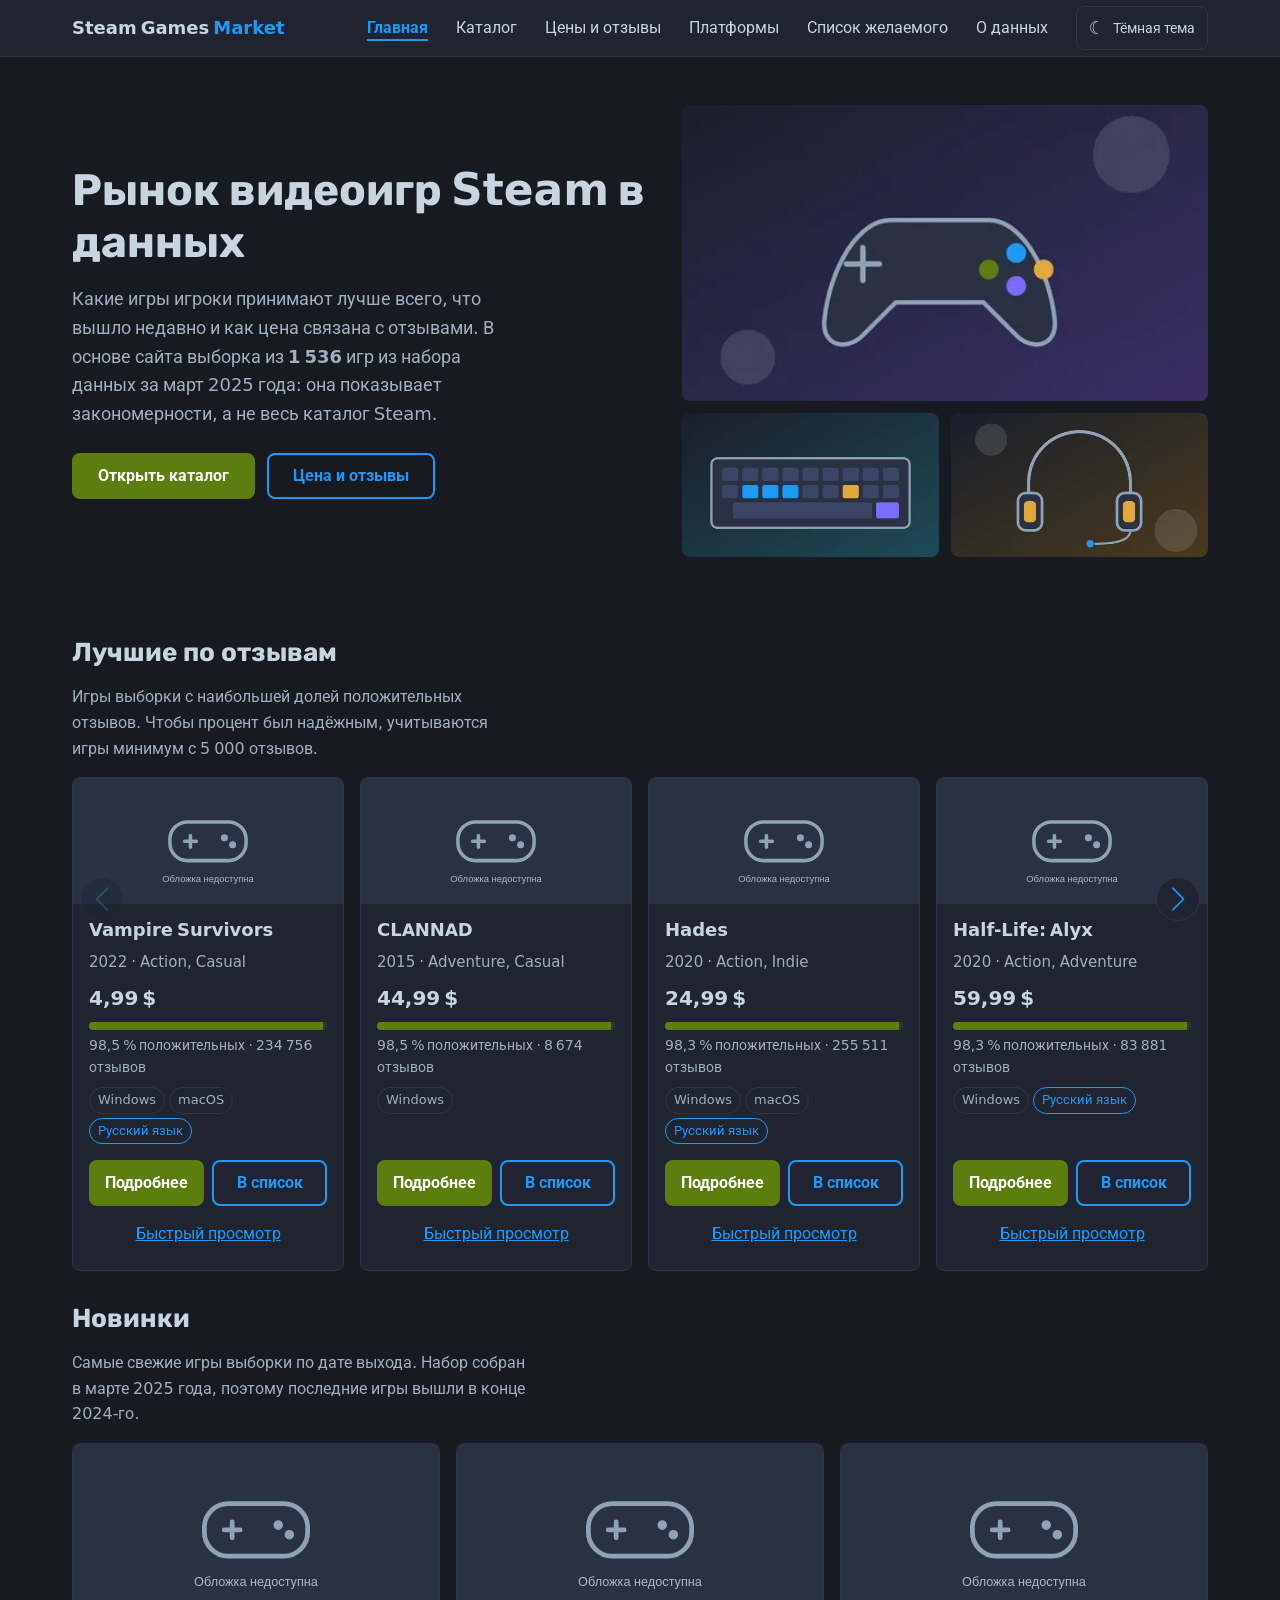
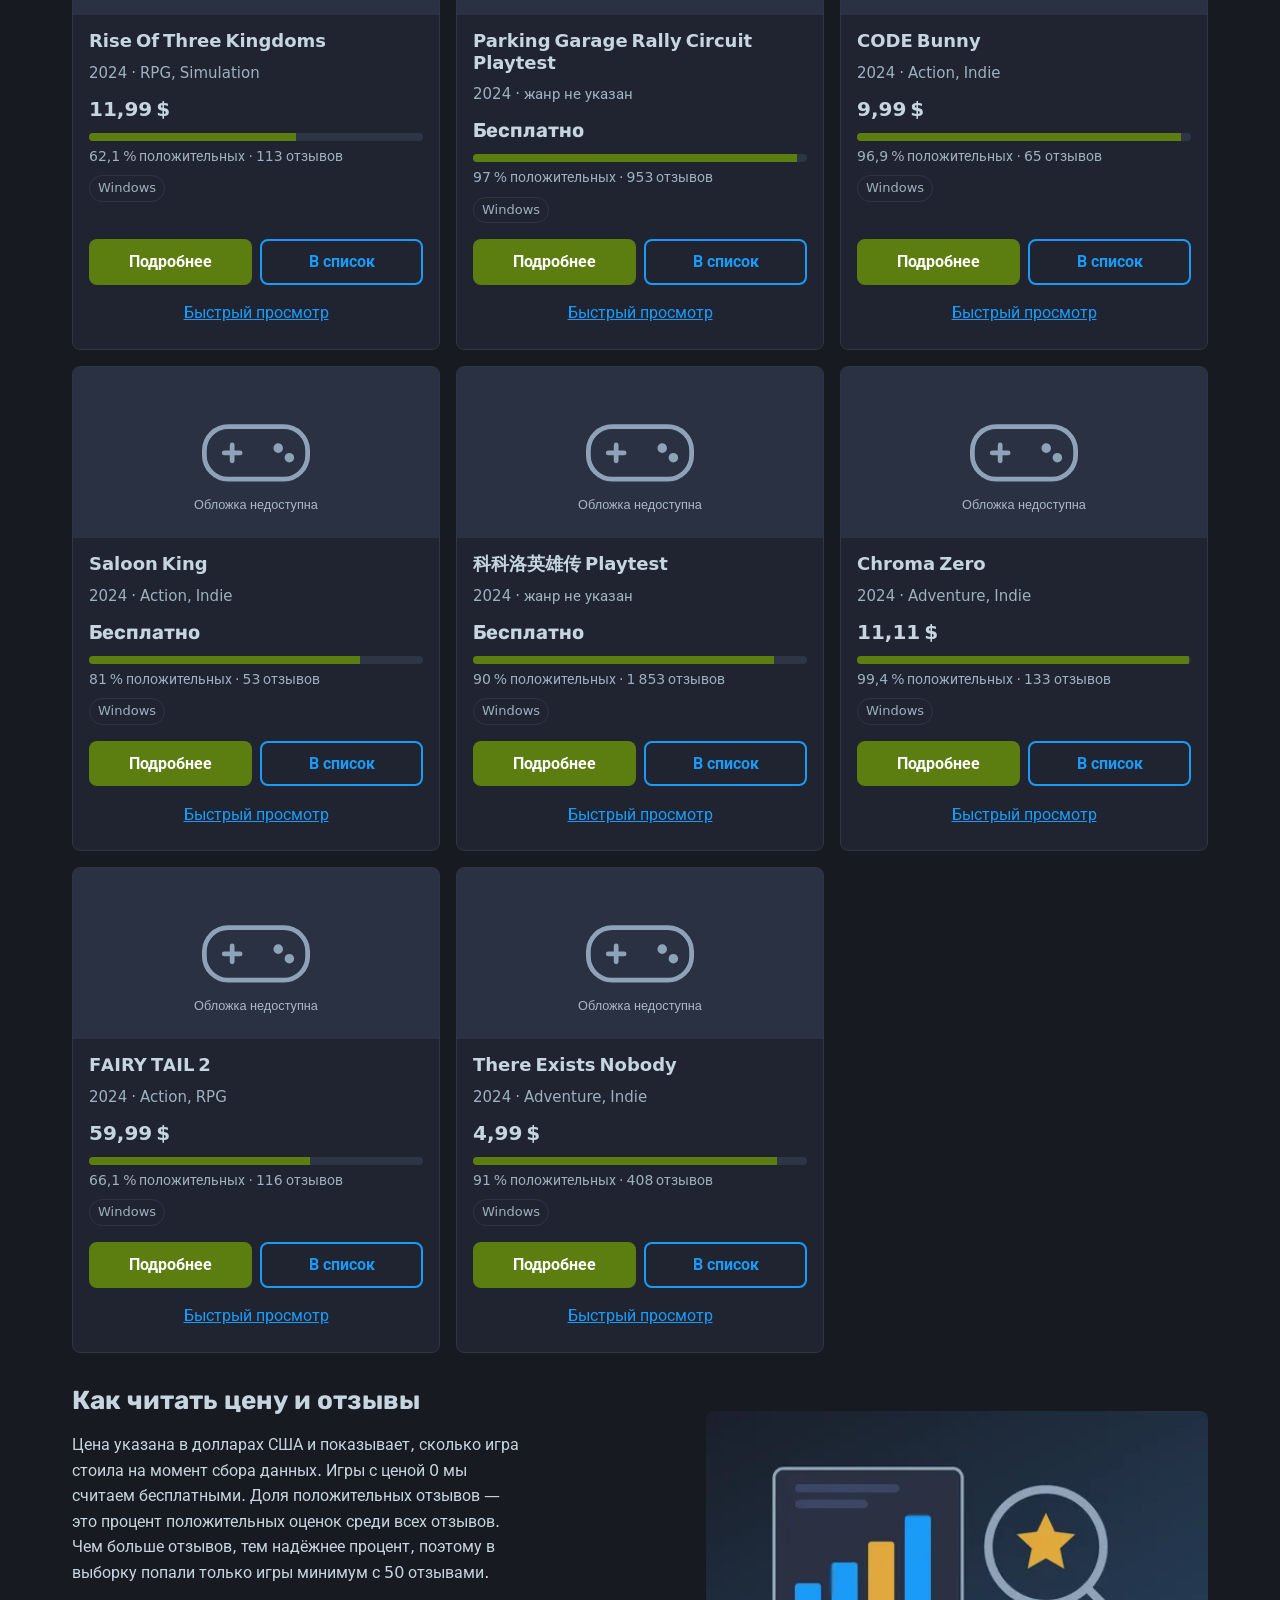
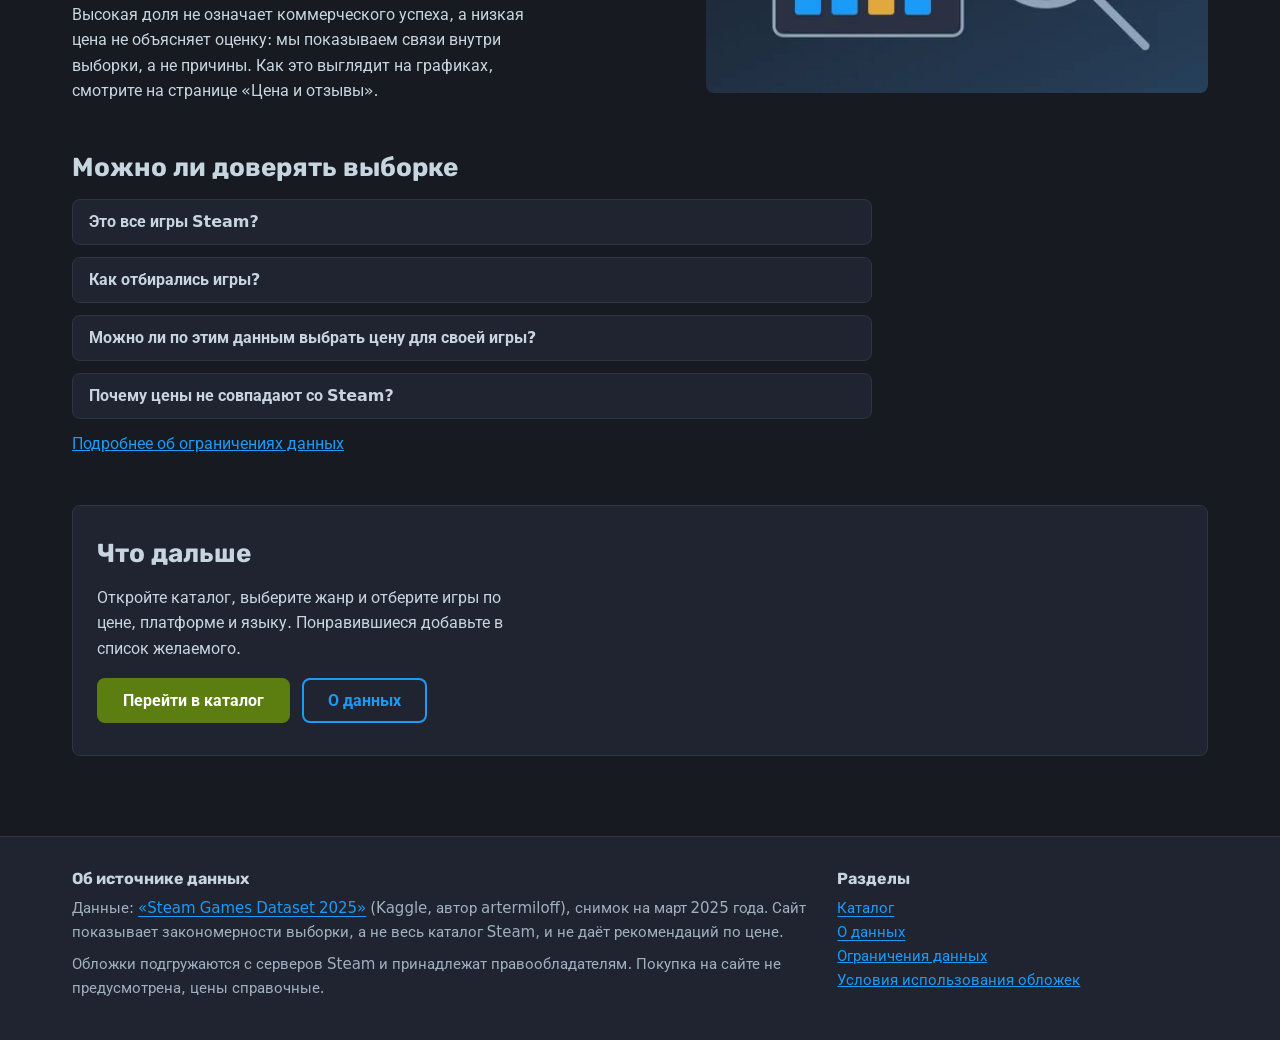
<file: index.html>
<!doctype html>
<html lang="ru" data-theme="dark">
<head>
  <meta charset="utf-8">
  <meta name="viewport" content="width=device-width, initial-scale=1">
  <title>Steam Games Market — рынок видеоигр по выборке данных</title>
  <meta name="description" content="Подборка игр с лучшими отзывами, новинки по дате выхода и объяснение, как читать цену и отзывы. Все цифры относятся к выборке из набора данных за март 2025 года.">
  <script>
    /* тема до отрисовки: без мигания */
    try { var t = localStorage.getItem("theme"); document.documentElement.dataset.theme = t === "light" ? "light" : "dark"; } catch (e) {}
  </script>
  <link rel="stylesheet" href="https://cdn.jsdelivr.net/npm/swiper@11.1.14/swiper-bundle.min.css">
  <link rel="icon" href="images/favicon.svg" type="image/svg+xml">
  <link rel="stylesheet" href="css/style.css">
  <script defer src="https://cdn.jsdelivr.net/npm/swiper@11.1.14/swiper-bundle.min.js"></script>
  <script type="module" src="js/main.js"></script>
</head>
<body>
  <a class="skip-link" href="#main">Перейти к содержимому</a>

  <header class="header">
    <div class="container header__inner">
      <a class="header__logo" href="index.html">Steam&nbsp;Games&nbsp;<span>Market</span></a>
      <button class="theme-toggle" type="button" data-theme-toggle aria-pressed="false">
        <span class="theme-toggle__icon" aria-hidden="true">☾</span>
        <span class="theme-toggle__label">Тёмная тема</span>
      </button>
      <button class="header__burger" type="button" data-burger aria-expanded="false" aria-controls="site-nav" aria-label="Открыть меню">
        <span class="header__burger-line"></span>
      </button>
      <nav class="header__nav" id="site-nav" aria-label="Основная навигация">
        <ul class="header__list">
          <li><a class="header__link" href="index.html" aria-current="page">Главная</a></li>
          <li><a class="header__link" href="catalog.html">Каталог</a></li>
          <li><a class="header__link" href="prices.html">Цены и отзывы</a></li>
          <li><a class="header__link" href="platforms.html">Платформы</a></li>
          <li><a class="header__link" href="wishlist.html">Список желаемого</a></li>
          <li><a class="header__link" href="about.html">О данных</a></li>
        </ul>
      </nav>
    </div>
  </header>

  <main id="main" data-home>
    <section class="hero container" aria-labelledby="home-title">
      <div class="hero__text">
        <h1 class="hero__title" id="home-title">Рынок видеоигр Steam в данных</h1>
        <p class="hero__lead">Какие игры игроки принимают лучше всего, что вышло недавно и как цена связана с отзывами. В основе сайта выборка из <strong data-total>…</strong> игр из набора данных за март 2025 года: она показывает закономерности, а не весь каталог Steam.</p>
        <div class="cta__actions">
          <a class="button" href="catalog.html">Открыть каталог</a>
          <a class="button button--outline" href="prices.html">Цена и отзывы</a>
        </div>
      </div>
      <div class="hero__collage">
        <img class="illustration hero__pic hero__pic--main" src="images/illustration-hero1-960.webp" srcset="images/illustration-hero1-480.webp 480w, images/illustration-hero1-960.webp 960w" sizes="(min-width: 1024px) 380px, 100vw" width="960" height="540" alt="Иллюстрация: геймпад с цветными кнопками">
        <img class="illustration hero__pic hero__pic--a" src="images/illustration-hero2-960.webp" srcset="images/illustration-hero2-480.webp 480w, images/illustration-hero2-960.webp 960w" sizes="(min-width: 1024px) 200px, 50vw" width="960" height="540" alt="Иллюстрация: игровая клавиатура с подсвеченными клавишами" loading="lazy">
        <img class="illustration hero__pic hero__pic--b" src="images/illustration-hero3-960.webp" srcset="images/illustration-hero3-480.webp 480w, images/illustration-hero3-960.webp 960w" sizes="(min-width: 1024px) 200px, 50vw" width="960" height="540" alt="Иллюстрация: игровая гарнитура" loading="lazy">
      </div>
    </section>

    <div class="container">
      <div class="state" data-status hidden></div>
      <p class="visually-hidden" role="status" data-live></p>
    </div>

    <section class="container game-block" aria-labelledby="best-title">
      <h2 id="best-title">Лучшие по отзывам</h2>
      <p class="text__lead">Игры выборки с наибольшей долей положительных отзывов. Чтобы процент был надёжным, учитываются игры минимум с 5 000 отзывов.</p>
      <div class="slider" data-slider>
        <ul class="slider__track" data-best></ul>
        <button class="swiper-button-prev" type="button" aria-label="Предыдущие игры"></button>
        <button class="swiper-button-next" type="button" aria-label="Следующие игры"></button>
      </div>
    </section>

    <section class="container game-block" aria-labelledby="new-title">
      <h2 id="new-title">Новинки</h2>
      <p class="text__lead">Самые свежие игры выборки по дате выхода. Набор собран в марте 2025 года, поэтому последние игры вышли в конце 2024-го.</p>
      <ul class="catalog__grid" data-new></ul>
    </section>

    <section class="container game-block split" aria-labelledby="read-title">
      <div class="text">
        <h2 id="read-title">Как читать цену и отзывы</h2>
        <p>Цена указана в долларах США и показывает, сколько игра стоила на момент сбора данных. Игры с ценой 0 мы считаем бесплатными. Доля положительных отзывов — это процент положительных оценок среди всех отзывов. Чем больше отзывов, тем надёжнее процент, поэтому в выборку попали только игры минимум с 50 отзывами.</p>
        <p>Высокая доля не означает коммерческого успеха, а низкая цена не объясняет оценку: мы показываем связи внутри выборки, а не причины. Как это выглядит на графиках, смотрите на странице «Цена и отзывы».</p>
      </div>
      <img class="illustration" src="images/illustration-reading-960.webp" srcset="images/illustration-reading-480.webp 480w, images/illustration-reading-960.webp 960w" sizes="(min-width: 1024px) 400px, 100vw" width="960" height="540" alt="Иллюстрация: лупа, звезда и столбчатая диаграмма" loading="lazy">
    </section>

    <section class="container game-block" aria-labelledby="faq-title">
      <h2 id="faq-title">Можно ли доверять выборке</h2>
      <div class="faq">
        <details class="faq__item">
          <summary class="faq__question">Это все игры Steam?</summary>
          <p class="faq__answer">Нет. Набор данных за март 2025 года содержит почти 95 тысяч записей, а на сайте показана выборка примерно из полутора тысяч игр. Она описывает закономерности внутри себя и не заменяет полный каталог магазина.</p>
        </details>
        <details class="faq__item">
          <summary class="faq__question">Как отбирались игры?</summary>
          <p class="faq__answer">Мы оставили игры минимум с 50 отзывами, убрали игры 18+ и игры с тегами для взрослых и взяли их примерно поровну по годам выхода с 2009 по 2024 и по ценовым диапазонам. Поэтому в выборке много малоизвестных игр, а не только самые популярные.</p>
        </details>
        <details class="faq__item">
          <summary class="faq__question">Можно ли по этим данным выбрать цену для своей игры?</summary>
          <p class="faq__answer">Нет. Сайт показывает, как цена и отзывы связаны в выборке, но связь не означает причину, и конкретную цену он не рекомендует.</p>
        </details>
        <details class="faq__item">
          <summary class="faq__question">Почему цены не совпадают со Steam?</summary>
          <p class="faq__answer">Данные собраны в марте 2025 года, а цены и скидки в Steam меняются и зависят от региона. Цифры на сайте справочные, купить игру здесь нельзя.</p>
        </details>
        <p><button class="tip__button" type="button" data-modal="limits">Подробнее об ограничениях данных</button></p>
      </div>
    </section>

    <section class="container">
      <div class="cta">
        <h2>Что дальше</h2>
        <p class="cta__text">Откройте каталог, выберите жанр и отберите игры по цене, платформе и языку. Понравившиеся добавьте в список желаемого.</p>
        <div class="cta__actions">
          <a class="button" href="catalog.html">Перейти в каталог</a>
          <a class="button button--outline" href="about.html">О данных</a>
        </div>
      </div>
    </section>
  </main>

  <footer class="footer">
    <div class="container footer__inner">
      <div>
        <h2 class="footer__title">Об источнике данных</h2>
        <p class="footer__text">Данные: <a class="footer__link" href="https://www.kaggle.com/datasets/artermiloff/steam-games-dataset" rel="noopener">«Steam Games Dataset 2025»</a> (Kaggle, автор artermiloff), снимок на март 2025 года. Сайт показывает закономерности выборки, а не весь каталог Steam, и не даёт рекомендаций по цене.</p>
        <p class="footer__text">Обложки подгружаются с серверов Steam и принадлежат правообладателям. Покупка на сайте не предусмотрена, цены справочные.</p>
      </div>
      <div>
        <h2 class="footer__title">Разделы</h2>
        <ul class="footer__list">
          <li><a class="footer__link" href="catalog.html">Каталог</a></li>
          <li><a class="footer__link" href="about.html">О данных</a></li>
          <li><button class="footer__link footer__button" type="button" data-modal="limits">Ограничения данных</button></li>
          <li><button class="footer__link footer__button" type="button" data-modal="covers">Условия использования обложек</button></li>
        </ul>
      </div>
    </div>
  </footer>
</body>
</html>
</file>
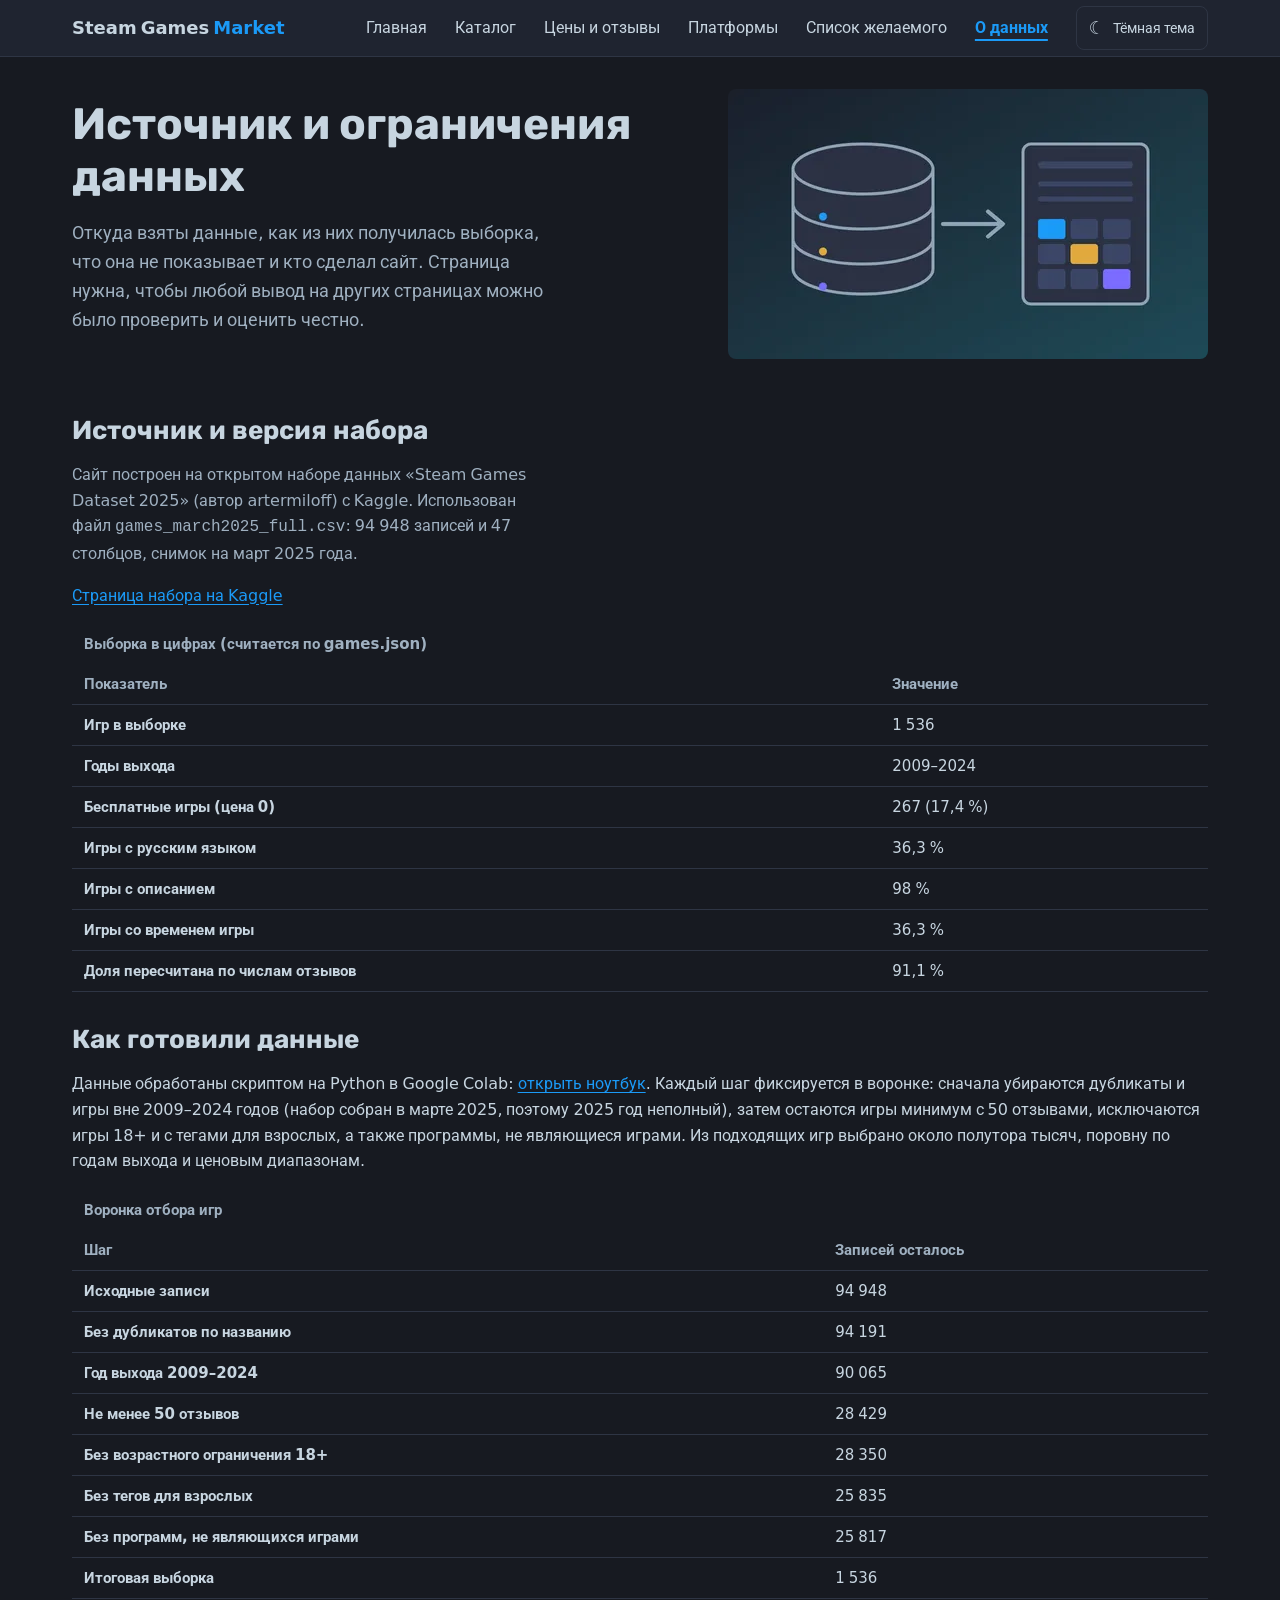
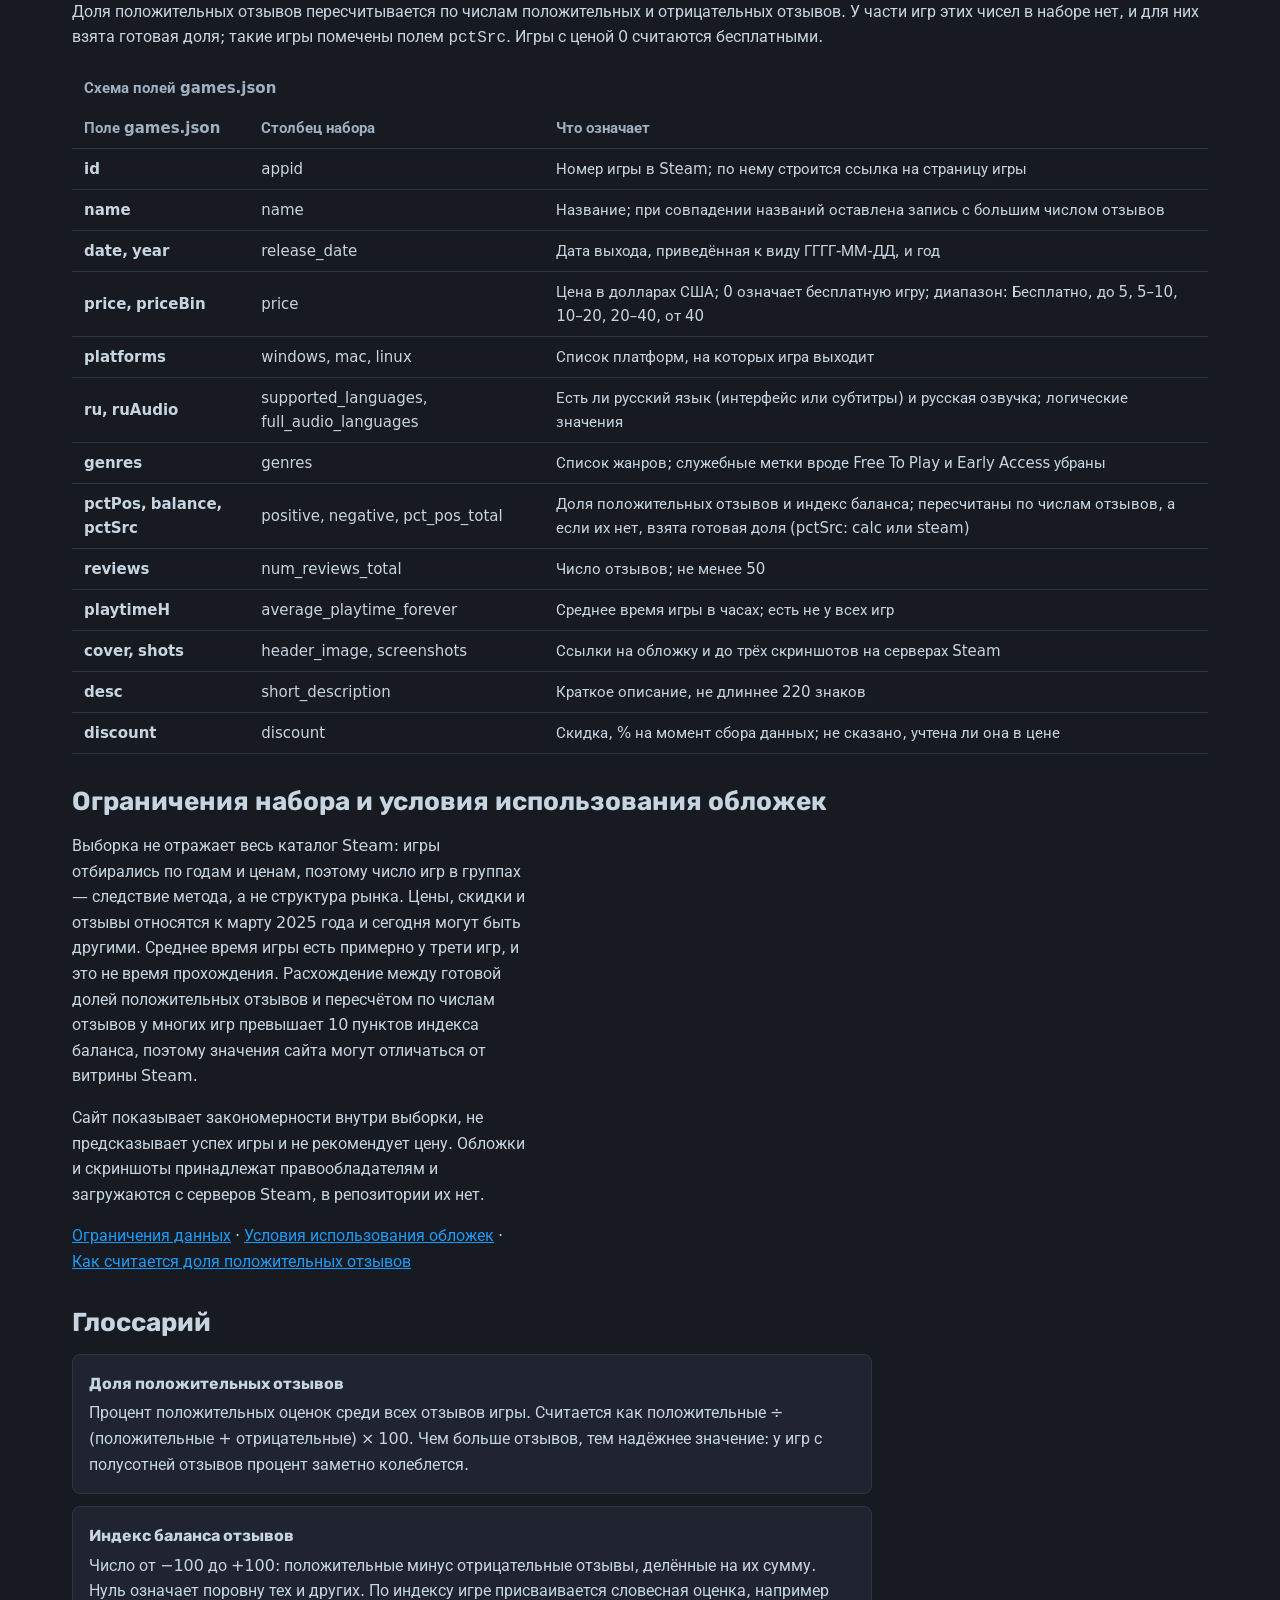
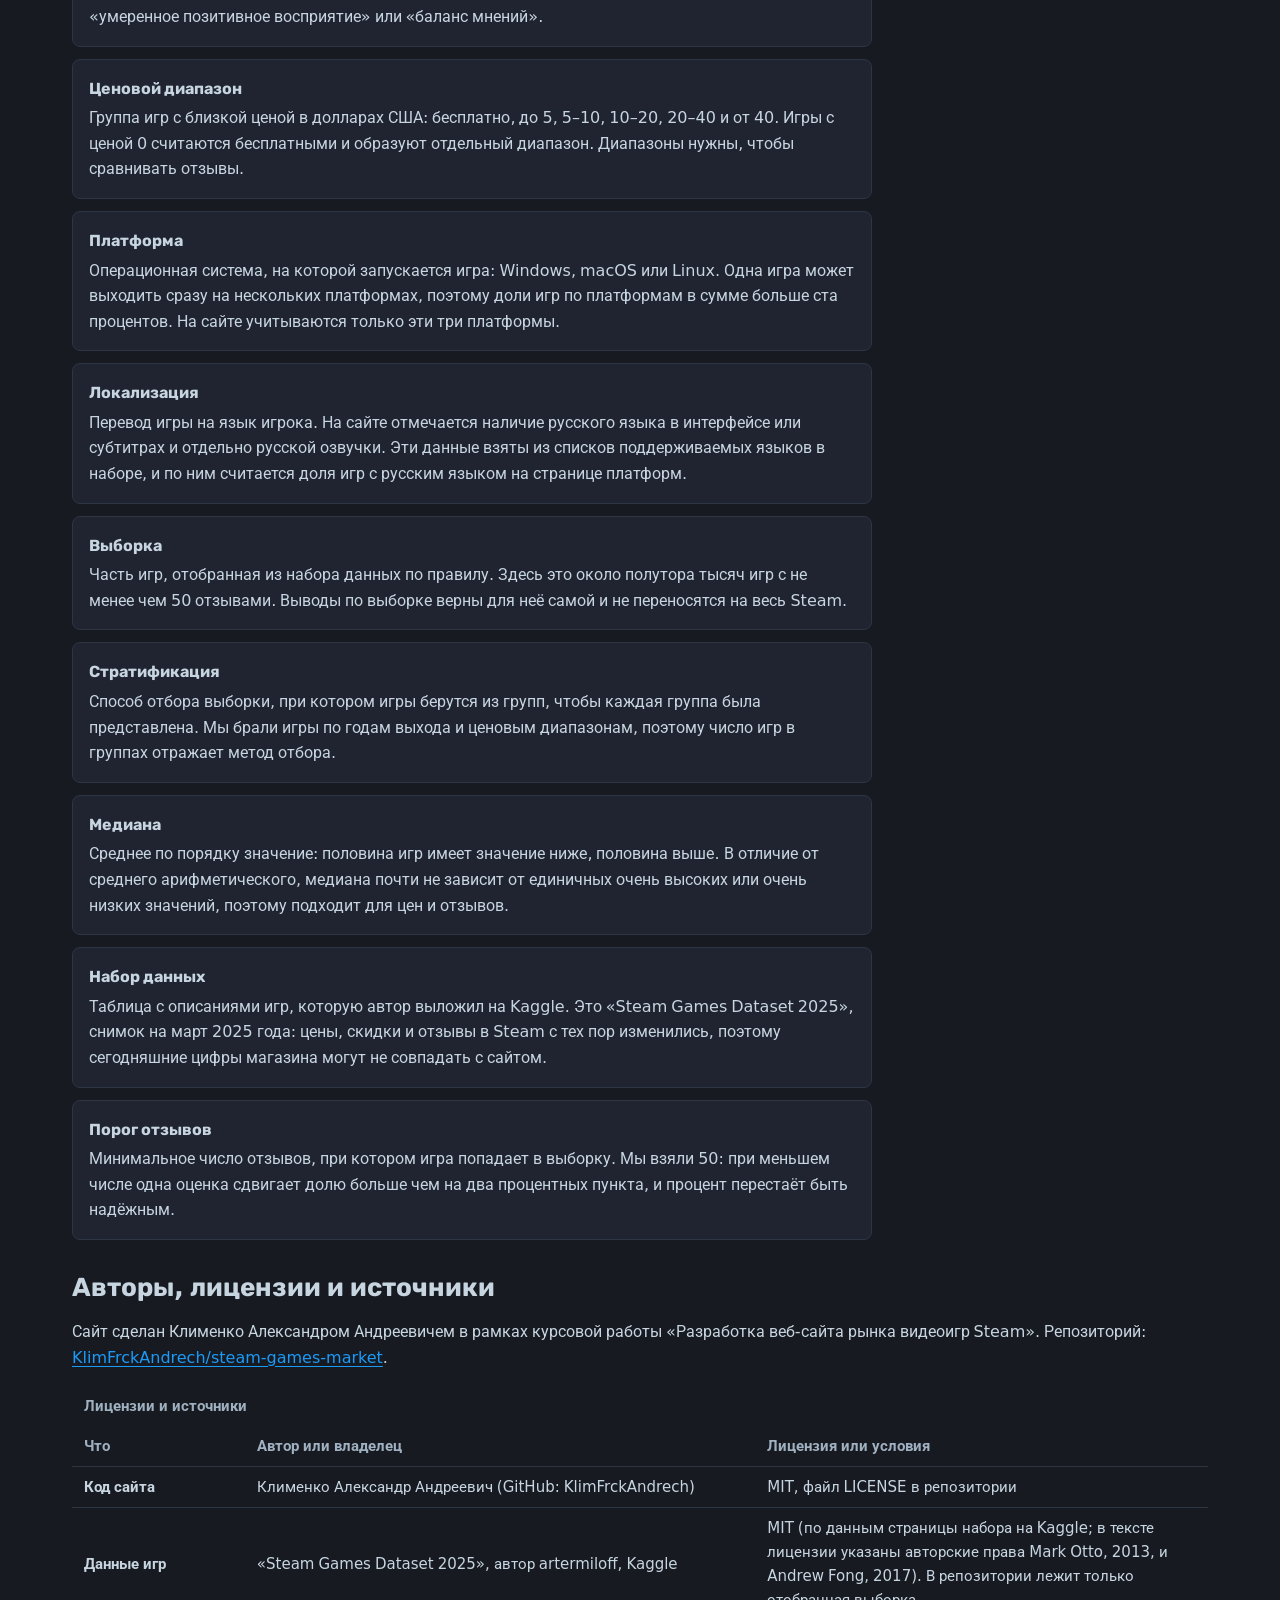
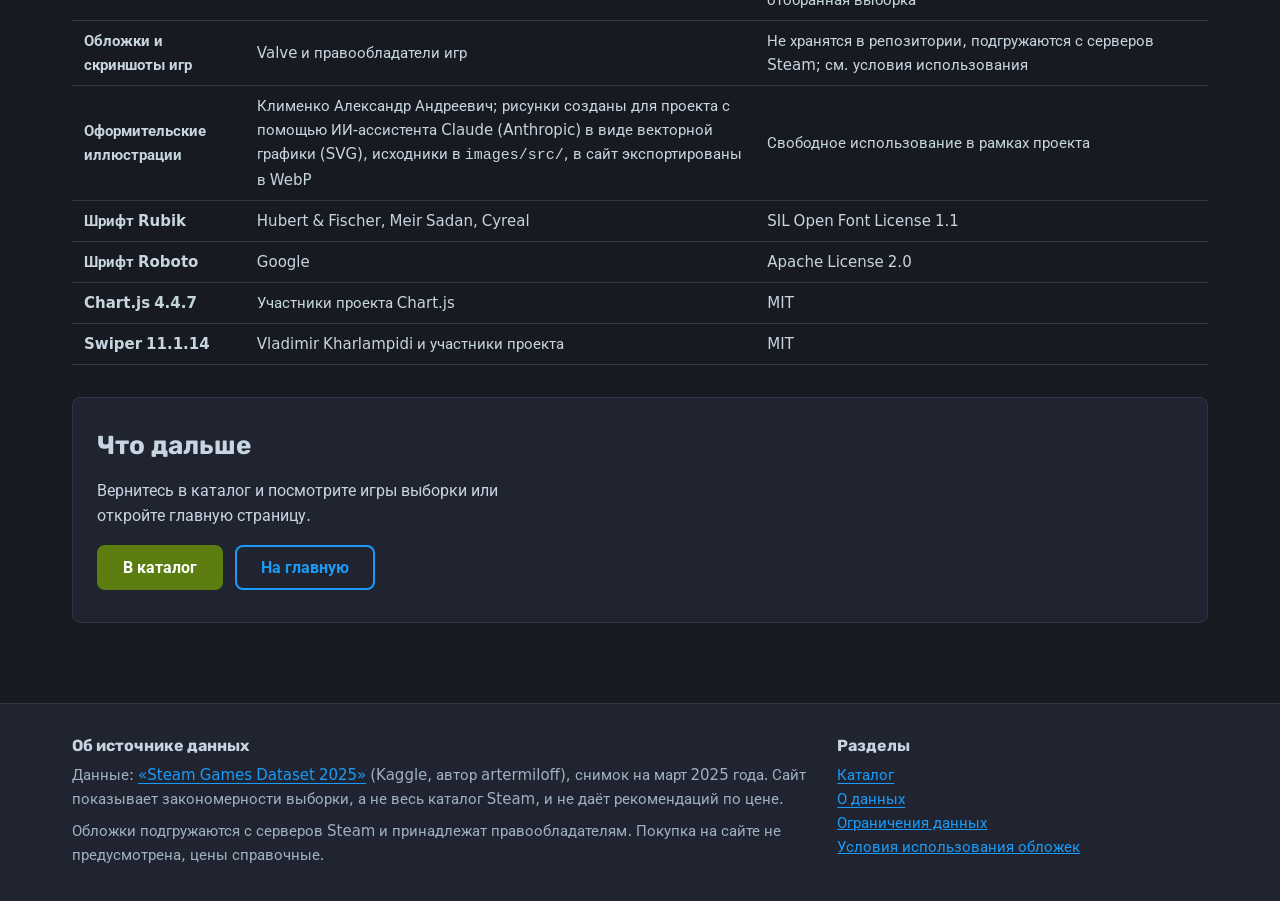
<file: about.html>
<!doctype html>
<html lang="ru" data-theme="dark">
<head>
  <meta charset="utf-8">
  <meta name="viewport" content="width=device-width, initial-scale=1">
  <title>О данных — Steam Games Market</title>
  <meta name="description" content="Откуда взяты данные, как составлена выборка, что она не показывает, и кто сделал сайт.">
  <script>
    /* тема до отрисовки: без мигания */
    try { var t = localStorage.getItem("theme"); document.documentElement.dataset.theme = t === "light" ? "light" : "dark"; } catch (e) {}
  </script>
  <script type="application/ld+json">
{
  "@context": "https://schema.org",
  "@type": "Dataset",
  "name": "Steam Games Dataset 2025",
  "description": "Описания игр Steam (названия, даты выхода, цены, платформы, языки, жанры, отзывы), снимок на март 2025 года. На сайте используется выборка около 1,5 тысячи игр.",
  "url": "https://www.kaggle.com/datasets/artermiloff/steam-games-dataset",
  "creator": {
    "@type": "Person",
    "name": "artermiloff"
  },
  "includedInDataCatalog": {
    "@type": "DataCatalog",
    "name": "Kaggle",
    "url": "https://www.kaggle.com"
  },
  "temporalCoverage": "2009/2024",
  "datePublished": "2025-03",
  "inLanguage": "en",
  "license": "https://opensource.org/licenses/MIT",
  "keywords": [
    "Steam",
    "видеоигры",
    "отзывы",
    "цены"
  ]
}
  </script>
  <link rel="icon" href="images/favicon.svg" type="image/svg+xml">
  <link rel="stylesheet" href="css/style.css">
  <script type="module" src="js/main.js"></script>
</head>
<body>
  <a class="skip-link" href="#main">Перейти к содержимому</a>

  <header class="header">
    <div class="container header__inner">
      <a class="header__logo" href="index.html">Steam&nbsp;Games&nbsp;<span>Market</span></a>
      <button class="theme-toggle" type="button" data-theme-toggle aria-pressed="false">
        <span class="theme-toggle__icon" aria-hidden="true">☾</span>
        <span class="theme-toggle__label">Тёмная тема</span>
      </button>
      <button class="header__burger" type="button" data-burger aria-expanded="false" aria-controls="site-nav" aria-label="Открыть меню">
        <span class="header__burger-line"></span>
      </button>
      <nav class="header__nav" id="site-nav" aria-label="Основная навигация">
        <ul class="header__list">
          <li><a class="header__link" href="index.html">Главная</a></li>
          <li><a class="header__link" href="catalog.html">Каталог</a></li>
          <li><a class="header__link" href="prices.html">Цены и отзывы</a></li>
          <li><a class="header__link" href="platforms.html">Платформы</a></li>
          <li><a class="header__link" href="wishlist.html">Список желаемого</a></li>
          <li><a class="header__link" href="about.html" aria-current="page">О данных</a></li>
        </ul>
      </nav>
    </div>
  </header>

  <main id="main" data-about>
    <section class="intro intro--split container">
      <div>
        <h1 class="intro__title">Источник и ограничения данных</h1>
        <p class="intro__lead">Откуда взяты данные, как из них получилась выборка, что она не показывает и кто сделал сайт. Страница нужна, чтобы любой вывод на других страницах можно было проверить и оценить честно.</p>
      </div>
      <img class="illustration" src="images/illustration-about-960.webp" srcset="images/illustration-about-480.webp 480w, images/illustration-about-960.webp 960w" sizes="(min-width: 1024px) 400px, 100vw" width="960" height="540" alt="Иллюстрация: база данных, стрелка и таблица с выделенными ячейками">
    </section>

    <section class="container game-block" aria-labelledby="source-title">
      <h2 id="source-title">Источник и версия набора</h2>
      <p class="text__lead">Сайт построен на открытом наборе данных «Steam Games Dataset 2025» (автор artermiloff) с Kaggle. Использован файл <code>games_march2025_full.csv</code>: 94 948 записей и 47 столбцов, снимок на март 2025 года.</p>
      <p><a href="https://www.kaggle.com/datasets/artermiloff/steam-games-dataset" rel="noopener">Страница набора на Kaggle</a></p>
      <div class="state" data-status hidden></div>
      <div class="chart__table-wrap"><table class="data-table"><caption class="spec-table__caption">Выборка в цифрах (считается по games.json)</caption><thead><tr><th scope="col">Показатель</th><th scope="col">Значение</th></tr></thead><tbody data-facts></tbody></table></div>
    </section>

    <section class="container game-block" aria-labelledby="prep-title">
      <h2 id="prep-title">Как готовили данные</h2>
      <p>Данные обработаны скриптом на Python в Google Colab: <a href="https://colab.research.google.com/github/KlimFrckAndrech/steam-games-market/blob/main/notebooks/steam_data_prep.ipynb" rel="noopener">открыть ноутбук</a>. Каждый шаг фиксируется в воронке: сначала убираются дубликаты и игры вне 2009–2024 годов (набор собран в марте 2025, поэтому 2025 год неполный), затем остаются игры минимум с 50 отзывами, исключаются игры 18+ и с тегами для взрослых, а также программы, не являющиеся играми. Из подходящих игр выбрано около полутора тысяч, поровну по годам выхода и ценовым диапазонам.</p>
      <div class="chart__table-wrap"><table class="data-table"><caption class="spec-table__caption">Воронка отбора игр</caption><thead><tr><th scope="col">Шаг</th><th scope="col">Записей осталось</th></tr></thead><tbody><tr><th scope="row">Исходные записи</th><td>94 948</td></tr><tr><th scope="row">Без дубликатов по названию</th><td>94 191</td></tr><tr><th scope="row">Год выхода 2009–2024</th><td>90 065</td></tr><tr><th scope="row">Не менее 50 отзывов</th><td>28 429</td></tr><tr><th scope="row">Без возрастного ограничения 18+</th><td>28 350</td></tr><tr><th scope="row">Без тегов для взрослых</th><td>25 835</td></tr><tr><th scope="row">Без программ, не являющихся играми</th><td>25 817</td></tr><tr><th scope="row">Итоговая выборка</th><td>1 536</td></tr></tbody></table></div>
      <p>Доля положительных отзывов пересчитывается по числам положительных и отрицательных отзывов. У части игр этих чисел в наборе нет, и для них взята готовая доля; такие игры помечены полем <code>pctSrc</code>. Игры с ценой 0 считаются бесплатными.</p>
      <div class="chart__table-wrap"><table class="data-table"><caption class="spec-table__caption">Схема полей games.json</caption><thead><tr><th scope="col">Поле games.json</th><th scope="col">Столбец набора</th><th scope="col">Что означает</th></tr></thead><tbody><tr><th scope="row">id</th><td>appid</td><td>Номер игры в Steam; по нему строится ссылка на страницу игры</td></tr><tr><th scope="row">name</th><td>name</td><td>Название; при совпадении названий оставлена запись с большим числом отзывов</td></tr><tr><th scope="row">date, year</th><td>release_date</td><td>Дата выхода, приведённая к виду ГГГГ-ММ-ДД, и год</td></tr><tr><th scope="row">price, priceBin</th><td>price</td><td>Цена в долларах США; 0 означает бесплатную игру; диапазон: Бесплатно, до 5, 5–10, 10–20, 20–40, от 40</td></tr><tr><th scope="row">platforms</th><td>windows, mac, linux</td><td>Список платформ, на которых игра выходит</td></tr><tr><th scope="row">ru, ruAudio</th><td>supported_languages, full_audio_languages</td><td>Есть ли русский язык (интерфейс или субтитры) и русская озвучка; логические значения</td></tr><tr><th scope="row">genres</th><td>genres</td><td>Список жанров; служебные метки вроде Free To Play и Early Access убраны</td></tr><tr><th scope="row">pctPos, balance, pctSrc</th><td>positive, negative, pct_pos_total</td><td>Доля положительных отзывов и индекс баланса; пересчитаны по числам отзывов, а если их нет, взята готовая доля (pctSrc: calc или steam)</td></tr><tr><th scope="row">reviews</th><td>num_reviews_total</td><td>Число отзывов; не менее 50</td></tr><tr><th scope="row">playtimeH</th><td>average_playtime_forever</td><td>Среднее время игры в часах; есть не у всех игр</td></tr><tr><th scope="row">cover, shots</th><td>header_image, screenshots</td><td>Ссылки на обложку и до трёх скриншотов на серверах Steam</td></tr><tr><th scope="row">desc</th><td>short_description</td><td>Краткое описание, не длиннее 220 знаков</td></tr><tr><th scope="row">discount</th><td>discount</td><td>Скидка, % на момент сбора данных; не сказано, учтена ли она в цене</td></tr></tbody></table></div>
    </section>

    <section class="container game-block" aria-labelledby="limits-title">
      <h2 id="limits-title">Ограничения набора и условия использования обложек</h2>
      <div class="text">
        <p>Выборка не отражает весь каталог Steam: игры отбирались по годам и ценам, поэтому число игр в группах — следствие метода, а не структура рынка. Цены, скидки и отзывы относятся к марту 2025 года и сегодня могут быть другими. Среднее время игры есть примерно у трети игр, и это не время прохождения. Расхождение между готовой долей положительных отзывов и пересчётом по числам отзывов у многих игр превышает 10 пунктов индекса баланса, поэтому значения сайта могут отличаться от витрины Steam.</p>
        <p>Сайт показывает закономерности внутри выборки, не предсказывает успех игры и не рекомендует цену. Обложки и скриншоты принадлежат правообладателям и загружаются с серверов Steam, в репозитории их нет.</p>
        <p><button class="tip__button" type="button" data-modal="limits">Ограничения данных</button> · <button class="tip__button" type="button" data-modal="covers">Условия использования обложек</button> · <button class="tip__button" type="button" data-modal="pct">Как считается доля положительных отзывов</button></p>
      </div>
    </section>

    <section class="container game-block" aria-labelledby="gloss-title">
      <h2 id="gloss-title">Глоссарий</h2>
      <dl class="definition-list"><div class="definition-list__item"><dt class="definition-list__term">Доля положительных отзывов</dt><dd class="definition-list__desc">Процент положительных оценок среди всех отзывов игры. Считается как положительные ÷ (положительные + отрицательные) × 100. Чем больше отзывов, тем надёжнее значение: у игр с полусотней отзывов процент заметно колеблется.</dd></div><div class="definition-list__item"><dt class="definition-list__term">Индекс баланса отзывов</dt><dd class="definition-list__desc">Число от −100 до +100: положительные минус отрицательные отзывы, делённые на их сумму. Нуль означает поровну тех и других. По индексу игре присваивается словесная оценка, например «умеренное позитивное восприятие» или «баланс мнений».</dd></div><div class="definition-list__item"><dt class="definition-list__term">Ценовой диапазон</dt><dd class="definition-list__desc">Группа игр с близкой ценой в долларах США: бесплатно, до 5, 5–10, 10–20, 20–40 и от 40. Игры с ценой 0 считаются бесплатными и образуют отдельный диапазон. Диапазоны нужны, чтобы сравнивать отзывы.</dd></div><div class="definition-list__item"><dt class="definition-list__term">Платформа</dt><dd class="definition-list__desc">Операционная система, на которой запускается игра: Windows, macOS или Linux. Одна игра может выходить сразу на нескольких платформах, поэтому доли игр по платформам в сумме больше ста процентов. На сайте учитываются только эти три платформы.</dd></div><div class="definition-list__item"><dt class="definition-list__term">Локализация</dt><dd class="definition-list__desc">Перевод игры на язык игрока. На сайте отмечается наличие русского языка в интерфейсе или субтитрах и отдельно русской озвучки. Эти данные взяты из списков поддерживаемых языков в наборе, и по ним считается доля игр с русским языком на странице платформ.</dd></div><div class="definition-list__item"><dt class="definition-list__term">Выборка</dt><dd class="definition-list__desc">Часть игр, отобранная из набора данных по правилу. Здесь это около полутора тысяч игр с не менее чем 50 отзывами. Выводы по выборке верны для неё самой и не переносятся на весь Steam.</dd></div><div class="definition-list__item"><dt class="definition-list__term">Стратификация</dt><dd class="definition-list__desc">Способ отбора выборки, при котором игры берутся из групп, чтобы каждая группа была представлена. Мы брали игры по годам выхода и ценовым диапазонам, поэтому число игр в группах отражает метод отбора.</dd></div><div class="definition-list__item"><dt class="definition-list__term">Медиана</dt><dd class="definition-list__desc">Среднее по порядку значение: половина игр имеет значение ниже, половина выше. В отличие от среднего арифметического, медиана почти не зависит от единичных очень высоких или очень низких значений, поэтому подходит для цен и отзывов.</dd></div><div class="definition-list__item"><dt class="definition-list__term">Набор данных</dt><dd class="definition-list__desc">Таблица с описаниями игр, которую автор выложил на Kaggle. Это «Steam Games Dataset 2025», снимок на март 2025 года: цены, скидки и отзывы в Steam с тех пор изменились, поэтому сегодняшние цифры магазина могут не совпадать с сайтом.</dd></div><div class="definition-list__item"><dt class="definition-list__term">Порог отзывов</dt><dd class="definition-list__desc">Минимальное число отзывов, при котором игра попадает в выборку. Мы взяли 50: при меньшем числе одна оценка сдвигает долю больше чем на два процентных пункта, и процент перестаёт быть надёжным.</dd></div></dl>
    </section>

    <section class="container game-block" aria-labelledby="credits-title">
      <h2 id="credits-title">Авторы, лицензии и источники</h2>
      <p>Сайт сделан Клименко Александром Андреевичем в рамках курсовой работы «Разработка веб-сайта рынка видеоигр Steam». Репозиторий: <a href="https://github.com/KlimFrckAndrech/steam-games-market" rel="noopener">KlimFrckAndrech/steam-games-market</a>.</p>
      <div class="chart__table-wrap"><table class="data-table"><caption class="spec-table__caption">Лицензии и источники</caption><thead><tr><th scope="col">Что</th><th scope="col">Автор или владелец</th><th scope="col">Лицензия или условия</th></tr></thead><tbody><tr><th scope="row">Код сайта</th><td>Клименко Александр Андреевич (GitHub: KlimFrckAndrech)</td><td>MIT, файл LICENSE в репозитории</td></tr><tr><th scope="row">Данные игр</th><td>«Steam Games Dataset 2025», автор artermiloff, Kaggle</td><td>MIT (по данным страницы набора на Kaggle; в тексте лицензии указаны авторские права Mark Otto, 2013, и Andrew Fong, 2017). В репозитории лежит только отобранная выборка</td></tr><tr><th scope="row">Обложки и скриншоты игр</th><td>Valve и правообладатели игр</td><td>Не хранятся в репозитории, подгружаются с серверов Steam; см. условия использования</td></tr><tr><th scope="row">Оформительские иллюстрации</th><td>Клименко Александр Андреевич; рисунки созданы для проекта с помощью ИИ-ассистента Claude (Anthropic) в виде векторной графики (SVG), исходники в <code>images/src/</code>, в сайт экспортированы в WebP</td><td>Свободное использование в рамках проекта</td></tr><tr><th scope="row">Шрифт Rubik</th><td>Hubert &amp; Fischer, Meir Sadan, Cyreal</td><td>SIL Open Font License 1.1</td></tr><tr><th scope="row">Шрифт Roboto</th><td>Google</td><td>Apache License 2.0</td></tr><tr><th scope="row">Chart.js 4.4.7</th><td>Участники проекта Chart.js</td><td>MIT</td></tr><tr><th scope="row">Swiper 11.1.14</th><td>Vladimir Kharlampidi и участники проекта</td><td>MIT</td></tr></tbody></table></div>
    </section>

    <section class="container">
      <div class="cta">
        <h2>Что дальше</h2>
        <p class="cta__text">Вернитесь в каталог и посмотрите игры выборки или откройте главную страницу.</p>
        <div class="cta__actions">
          <a class="button" href="catalog.html">В каталог</a>
          <a class="button button--outline" href="index.html">На главную</a>
        </div>
      </div>
    </section>
  </main>

  <footer class="footer">
    <div class="container footer__inner">
      <div>
        <h2 class="footer__title">Об источнике данных</h2>
        <p class="footer__text">Данные: <a class="footer__link" href="https://www.kaggle.com/datasets/artermiloff/steam-games-dataset" rel="noopener">«Steam Games Dataset 2025»</a> (Kaggle, автор artermiloff), снимок на март 2025 года. Сайт показывает закономерности выборки, а не весь каталог Steam, и не даёт рекомендаций по цене.</p>
        <p class="footer__text">Обложки подгружаются с серверов Steam и принадлежат правообладателям. Покупка на сайте не предусмотрена, цены справочные.</p>
      </div>
      <div>
        <h2 class="footer__title">Разделы</h2>
        <ul class="footer__list">
          <li><a class="footer__link" href="catalog.html">Каталог</a></li>
          <li><a class="footer__link" href="about.html">О данных</a></li>
          <li><button class="footer__link footer__button" type="button" data-modal="limits">Ограничения данных</button></li>
          <li><button class="footer__link footer__button" type="button" data-modal="covers">Условия использования обложек</button></li>
        </ul>
      </div>
    </div>
  </footer>
</body>
</html>
</file>
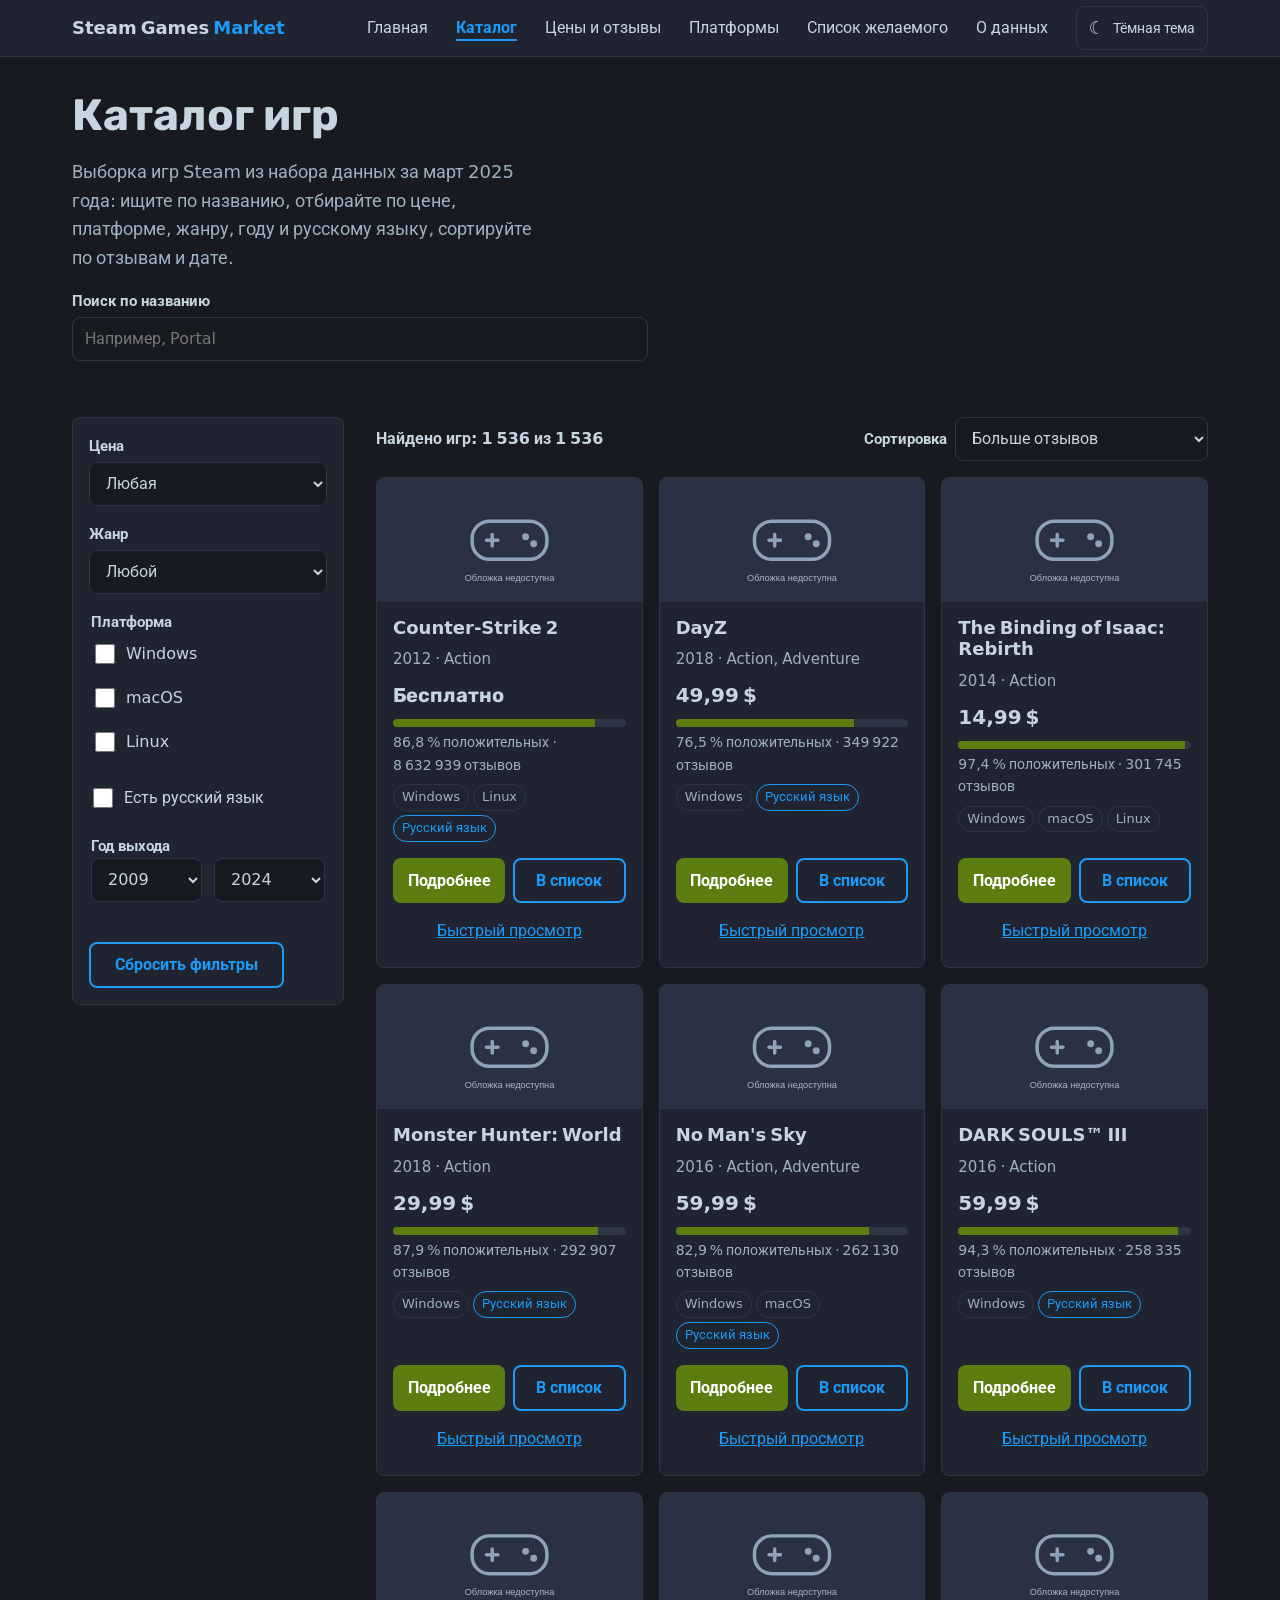
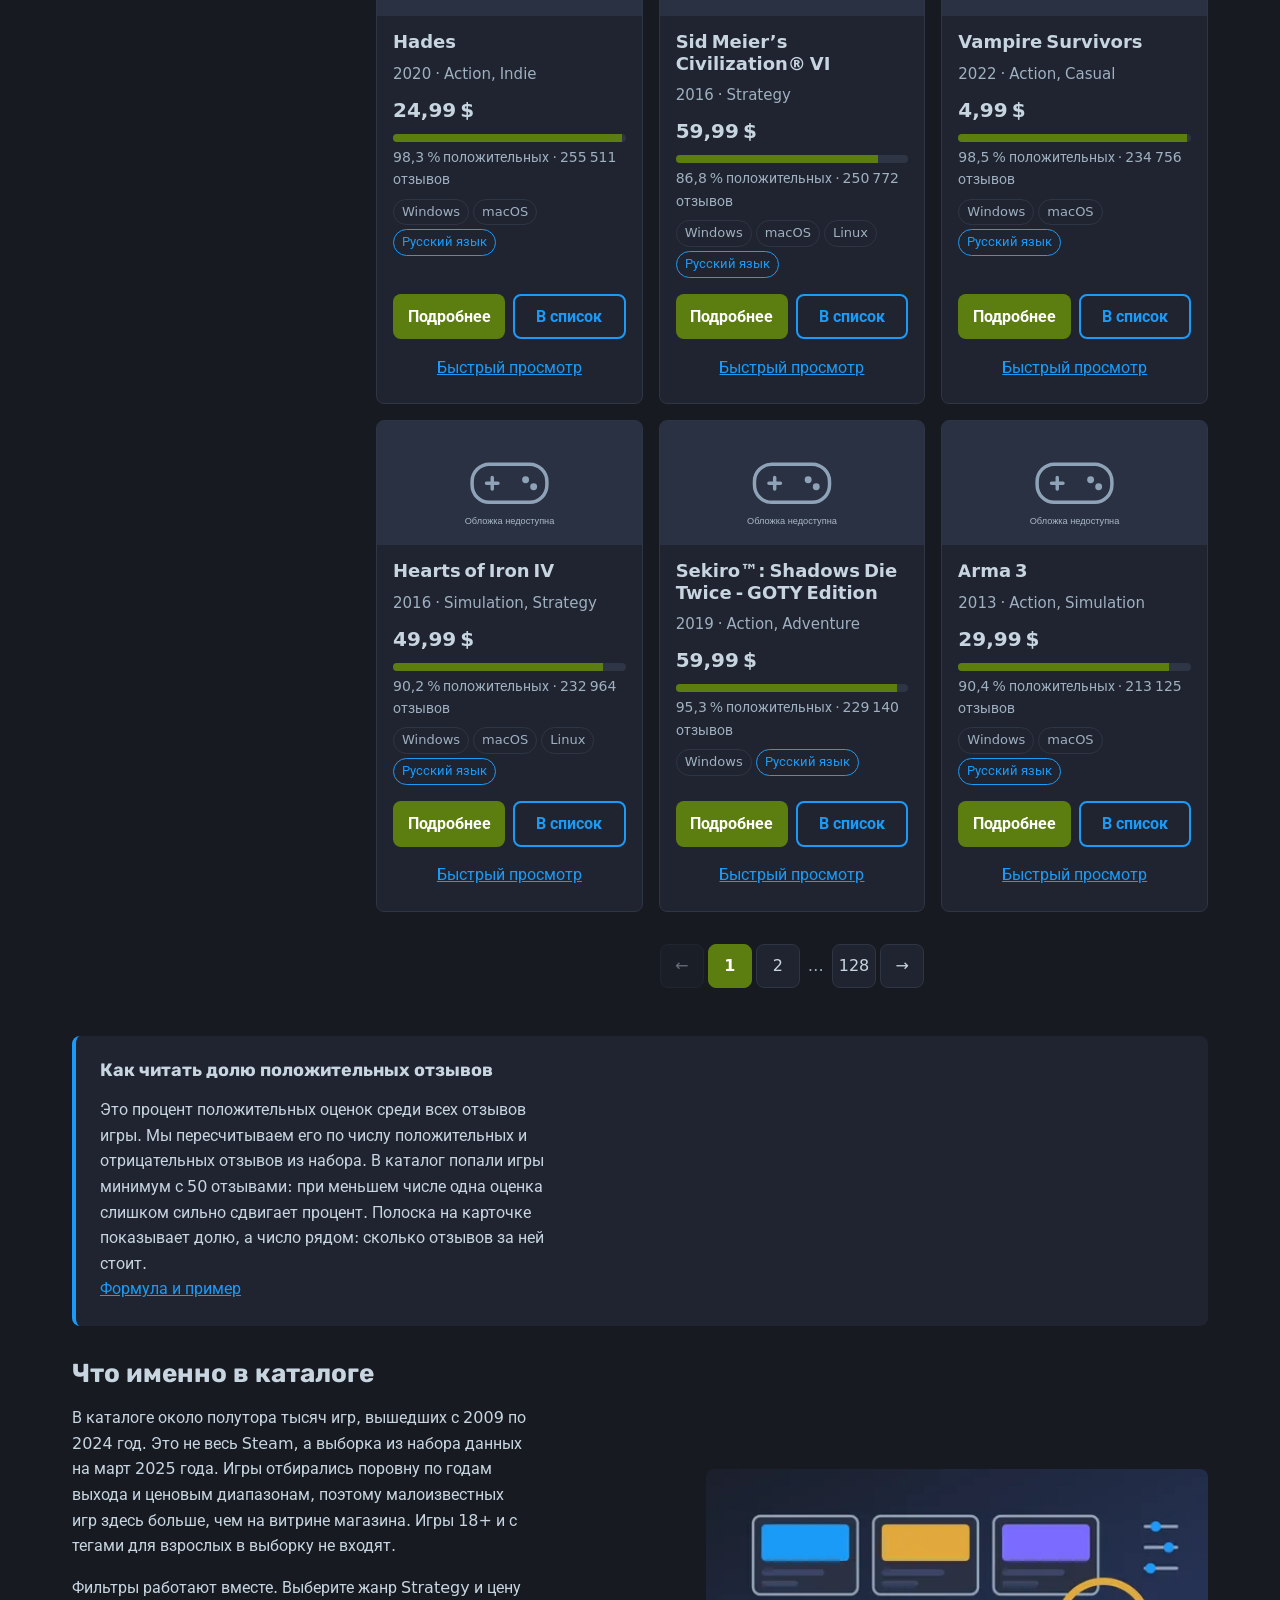
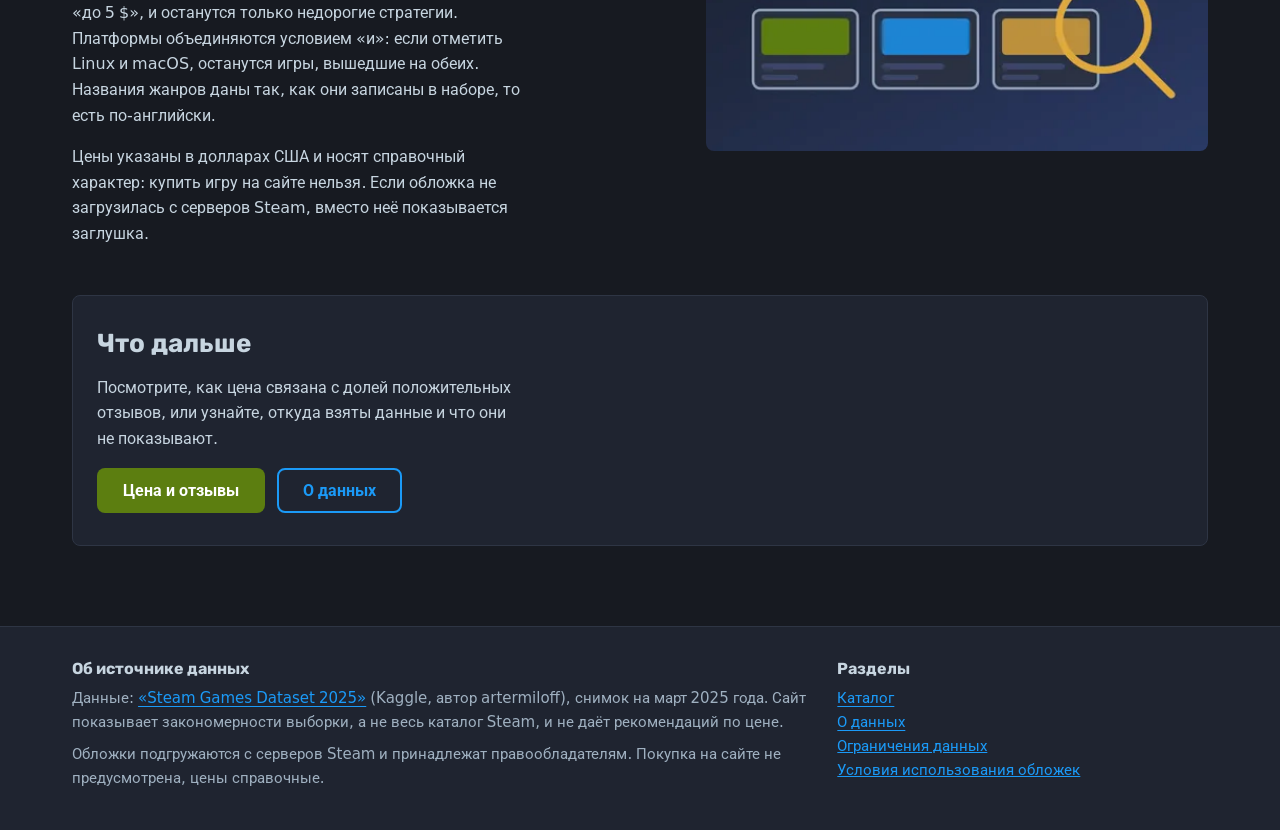
<file: catalog.html>
<!doctype html>
<html lang="ru" data-theme="dark">
<head>
  <meta charset="utf-8">
  <meta name="viewport" content="width=device-width, initial-scale=1">
  <title>Каталог игр — Steam Games Market</title>
  <meta name="description" content="Поиск по названию, фильтры по цене, платформе, жанру, году и русскому языку, сортировка и пагинация.">
  <script>
    /* тема до отрисовки: без мигания */
    try { var t = localStorage.getItem("theme"); document.documentElement.dataset.theme = t === "light" ? "light" : "dark"; } catch (e) {}
  </script>
  <link rel="icon" href="images/favicon.svg" type="image/svg+xml">
  <link rel="stylesheet" href="css/style.css">
  <script type="module" src="js/main.js"></script>
</head>
<body>
  <a class="skip-link" href="#main">Перейти к содержимому</a>

  <header class="header">
    <div class="container header__inner">
      <a class="header__logo" href="index.html">Steam&nbsp;Games&nbsp;<span>Market</span></a>
      <button class="theme-toggle" type="button" data-theme-toggle aria-pressed="false">
        <span class="theme-toggle__icon" aria-hidden="true">☾</span>
        <span class="theme-toggle__label">Тёмная тема</span>
      </button>
      <button class="header__burger" type="button" data-burger aria-expanded="false" aria-controls="site-nav" aria-label="Открыть меню">
        <span class="header__burger-line"></span>
      </button>
      <nav class="header__nav" id="site-nav" aria-label="Основная навигация">
        <ul class="header__list">
          <li><a class="header__link" href="index.html">Главная</a></li>
          <li><a class="header__link" href="catalog.html" aria-current="page">Каталог</a></li>
          <li><a class="header__link" href="prices.html">Цены и отзывы</a></li>
          <li><a class="header__link" href="platforms.html">Платформы</a></li>
          <li><a class="header__link" href="wishlist.html">Список желаемого</a></li>
          <li><a class="header__link" href="about.html">О данных</a></li>
        </ul>
      </nav>
    </div>
  </header>

  <main id="main" data-catalog>
    <section class="intro">
      <div class="container">
        <h1 class="intro__title">Каталог игр</h1>
        <p class="intro__lead">Выборка игр Steam из набора данных за март 2025 года: ищите по названию, отбирайте по цене, платформе, жанру, году и русскому языку, сортируйте по отзывам и дате.</p>
        <form class="catalog__search field" role="search" aria-label="Поиск по названию">
          <label class="field__label" for="search">Поиск по названию</label>
          <input class="field__control" id="search" type="search" name="q" placeholder="Например, Portal" autocomplete="off">
        </form>
      </div>
    </section>

    <section class="catalog container" aria-labelledby="catalog-title">
      <h2 class="visually-hidden" id="catalog-title">Фильтры и список игр</h2>

      <aside class="filters" aria-label="Фильтры">
        <button class="button button--outline filters__toggle" type="button" data-filters-toggle aria-expanded="false" aria-controls="filters-panel">Фильтры</button>
        <form class="filters__panel" id="filters-panel" data-filters>
          <div class="field">
            <label class="field__label" for="f-bin">Цена</label>
            <select class="field__control" id="f-bin" data-bin>
              <option value="">Любая</option>
            </select>
          </div>
          <div class="field">
            <label class="field__label" for="f-genre">Жанр</label>
            <select class="field__control" id="f-genre" data-genre>
              <option value="">Любой</option>
            </select>
          </div>
          <fieldset class="field">
            <legend class="field__label">Платформа</legend>
            <label class="field__check"><input type="checkbox" value="Windows" data-platform> Windows</label>
            <label class="field__check"><input type="checkbox" value="macOS" data-platform> macOS</label>
            <label class="field__check"><input type="checkbox" value="Linux" data-platform> Linux</label>
          </fieldset>
          <div class="field">
            <label class="field__check"><input type="checkbox" data-ru> Есть русский язык</label>
          </div>
          <fieldset class="field">
            <legend class="field__label">Год выхода</legend>
            <div class="field__row">
              <label class="visually-hidden" for="f-from">С года</label>
              <select class="field__control" id="f-from" data-from></select>
              <label class="visually-hidden" for="f-to">По год</label>
              <select class="field__control" id="f-to" data-to></select>
            </div>
            <p class="field__note" data-year-note aria-live="polite"></p>
          </fieldset>
          <button class="button button--outline" type="button" data-reset>Сбросить фильтры</button>
        </form>
      </aside>

      <div class="catalog__results">
        <div class="catalog__toolbar">
          <p class="catalog__count" data-count aria-live="polite">Загрузка…</p>
          <div class="catalog__sort">
            <label class="field__label" for="sort">Сортировка</label>
            <select class="field__control" id="sort" data-sort></select>
          </div>
        </div>
        <div class="state" data-status hidden></div>
        <p class="visually-hidden" role="status" data-live></p>
        <ul class="catalog__grid" data-grid></ul>
        <nav aria-label="Страницы каталога"><ul class="pagination" data-pager></ul></nav>
      </div>
    </section>

    <section class="container">
      <aside class="tip" aria-labelledby="tip-title">
        <h2 class="tip__title" id="tip-title">Как читать долю положительных отзывов</h2>
        <p class="tip__text">Это процент положительных оценок среди всех отзывов игры. Мы пересчитываем его по числу положительных и отрицательных отзывов из набора. В каталог попали игры минимум с 50 отзывами: при меньшем числе одна оценка слишком сильно сдвигает процент. Полоска на карточке показывает долю, а число рядом: сколько отзывов за ней стоит.</p>
        <p class="tip__text"><button class="tip__button" type="button" data-modal="pct">Формула и пример</button></p>
      </aside>
    </section>

    <section class="container game-block split" aria-labelledby="about-catalog">
      <div class="text">
      <h2 id="about-catalog">Что именно в каталоге</h2>
      <p>В каталоге около полутора тысяч игр, вышедших с 2009 по 2024 год. Это не весь Steam, а выборка из набора данных на март 2025 года. Игры отбирались поровну по годам выхода и ценовым диапазонам, поэтому малоизвестных игр здесь больше, чем на витрине магазина. Игры 18+ и с тегами для взрослых в выборку не входят.</p>
      <p>Фильтры работают вместе. Выберите жанр Strategy и цену «до 5 $», и останутся только недорогие стратегии. Платформы объединяются условием «и»: если отметить Linux и macOS, останутся игры, вышедшие на обеих. Названия жанров даны так, как они записаны в наборе, то есть по-английски.</p>
      <p>Цены указаны в долларах США и носят справочный характер: купить игру на сайте нельзя. Если обложка не загрузилась с серверов Steam, вместо неё показывается заглушка.</p>
    </div>
      <img class="illustration" src="images/illustration-catalog-960.webp" srcset="images/illustration-catalog-480.webp 480w, images/illustration-catalog-960.webp 960w" sizes="(min-width: 1024px) 400px, 100vw" width="960" height="540" alt="Иллюстрация: сетка карточек игр и лупа" loading="lazy">
    </section>

    <section class="container">
      <div class="cta">
        <h2>Что дальше</h2>
        <p class="cta__text">Посмотрите, как цена связана с долей положительных отзывов, или узнайте, откуда взяты данные и что они не показывают.</p>
        <div class="cta__actions">
          <a class="button" href="prices.html">Цена и отзывы</a>
          <a class="button button--outline" href="about.html">О данных</a>
        </div>
      </div>
    </section>
  </main>

  <footer class="footer">
    <div class="container footer__inner">
      <div>
        <h2 class="footer__title">Об источнике данных</h2>
        <p class="footer__text">Данные: <a class="footer__link" href="https://www.kaggle.com/datasets/artermiloff/steam-games-dataset" rel="noopener">«Steam Games Dataset 2025»</a> (Kaggle, автор artermiloff), снимок на март 2025 года. Сайт показывает закономерности выборки, а не весь каталог Steam, и не даёт рекомендаций по цене.</p>
        <p class="footer__text">Обложки подгружаются с серверов Steam и принадлежат правообладателям. Покупка на сайте не предусмотрена, цены справочные.</p>
      </div>
      <div>
        <h2 class="footer__title">Разделы</h2>
        <ul class="footer__list">
          <li><a class="footer__link" href="catalog.html">Каталог</a></li>
          <li><a class="footer__link" href="about.html">О данных</a></li>
          <li><button class="footer__link footer__button" type="button" data-modal="limits">Ограничения данных</button></li>
          <li><button class="footer__link footer__button" type="button" data-modal="covers">Условия использования обложек</button></li>
        </ul>
      </div>
    </div>
  </footer>
</body>
</html>
</file>
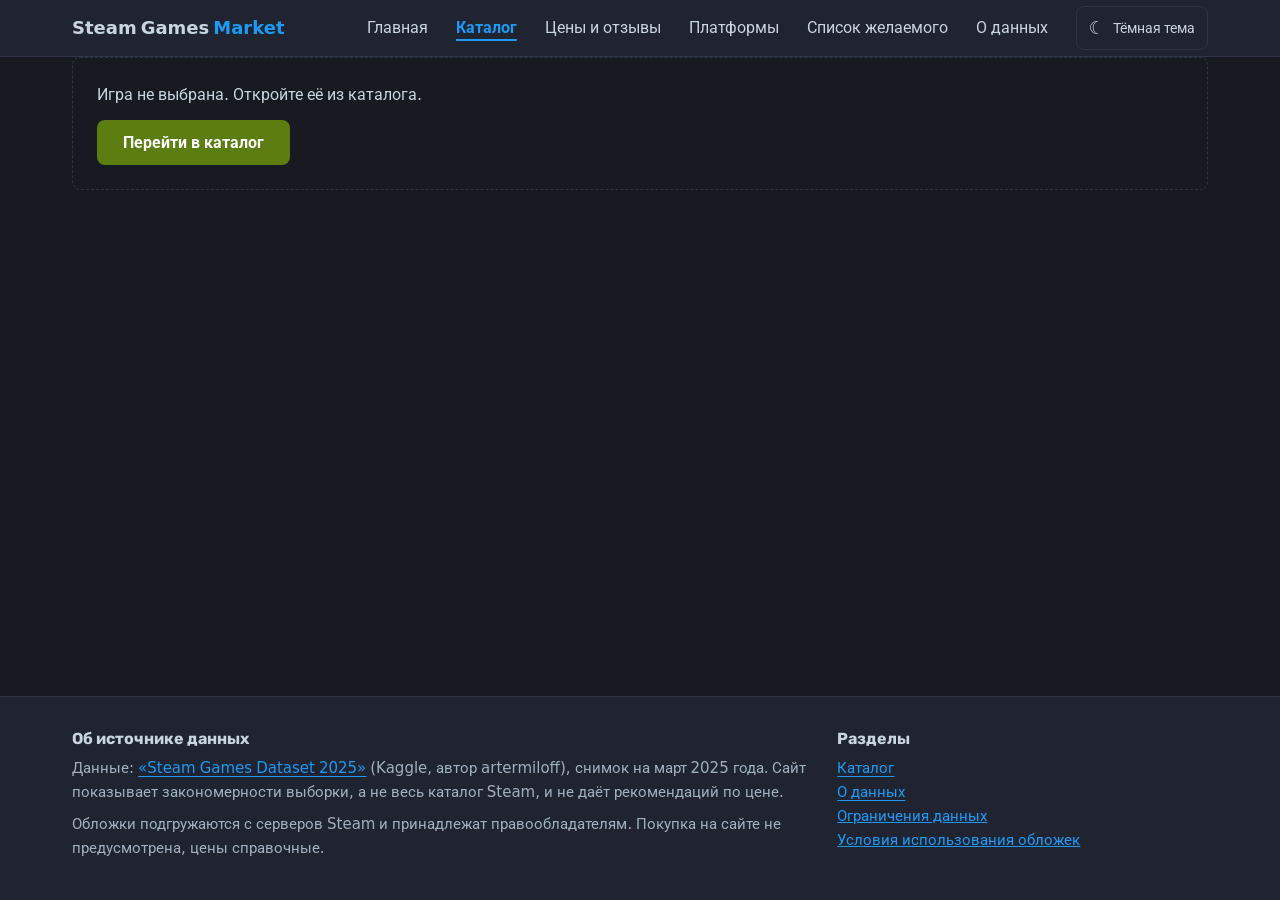
<file: game.html>
<!doctype html>
<html lang="ru" data-theme="dark">
<head>
  <meta charset="utf-8">
  <meta name="viewport" content="width=device-width, initial-scale=1">
  <title>Карточка игры — Steam Games Market</title>
  <meta name="description" content="Описание, цена, платформы, доля положительных отзывов и похожие игры. Игра выбирается по параметру адреса.">
  <script>
    /* тема до отрисовки: без мигания */
    try { var t = localStorage.getItem("theme"); document.documentElement.dataset.theme = t === "light" ? "light" : "dark"; } catch (e) {}
  </script>
  <link rel="icon" href="images/favicon.svg" type="image/svg+xml">
  <link rel="stylesheet" href="css/style.css">
  <script type="module" src="js/main.js"></script>
</head>
<body>
  <a class="skip-link" href="#main">Перейти к содержимому</a>

  <header class="header">
    <div class="container header__inner">
      <a class="header__logo" href="index.html">Steam&nbsp;Games&nbsp;<span>Market</span></a>
      <button class="theme-toggle" type="button" data-theme-toggle aria-pressed="false">
        <span class="theme-toggle__icon" aria-hidden="true">☾</span>
        <span class="theme-toggle__label">Тёмная тема</span>
      </button>
      <button class="header__burger" type="button" data-burger aria-expanded="false" aria-controls="site-nav" aria-label="Открыть меню">
        <span class="header__burger-line"></span>
      </button>
      <nav class="header__nav" id="site-nav" aria-label="Основная навигация">
        <ul class="header__list">
          <li><a class="header__link" href="index.html">Главная</a></li>
          <li><a class="header__link" href="catalog.html" aria-current="page">Каталог</a></li>
          <li><a class="header__link" href="prices.html">Цены и отзывы</a></li>
          <li><a class="header__link" href="platforms.html">Платформы</a></li>
          <li><a class="header__link" href="wishlist.html">Список желаемого</a></li>
          <li><a class="header__link" href="about.html">О данных</a></li>
        </ul>
      </nav>
    </div>
  </header>

  <main id="main" data-game>
    <div class="container">
      <div class="state" data-status hidden></div>
      <p class="visually-hidden" role="status" data-live></p>
    </div>

    <article data-article hidden>
      <section class="game-hero container" aria-labelledby="game-title">
        <img class="game-hero__cover" data-cover alt="" width="460" height="215">
        <div class="game-hero__info">
          <h1 class="game-hero__title" id="game-title" data-title></h1>
          <p class="game-hero__price" data-price></p>
          <p class="game-hero__meta" data-date></p>
          <p class="game-hero__meta" data-genres></p>
          <p class="game-hero__desc" data-desc></p>
          <div data-wish></div>
        </div>
        <ul class="gallery" data-gallery aria-label="Скриншоты игры"></ul>
      </section>

      <section class="container game-block" aria-labelledby="platforms-title">
        <h2 id="platforms-title">Платформы и русская локализация</h2>
        <ul class="badge-list" data-platforms></ul>
      </section>

      <section class="container game-block" aria-labelledby="score-title">
        <h2 id="score-title">Отзывы игроков</h2>
        <div class="score">
          <p class="score__value" data-pct></p>
          <div class="score__bar" data-bar role="img"><div class="score__fill" data-fill></div></div>
          <p class="score__text" data-reviews></p>
          <p class="score__text" data-balance></p>
          <p class="score__text"><button class="tip__button" type="button" data-modal="pct">Как считается доля положительных отзывов</button></p>
        </div>
      </section>

      <section class="container game-block split" aria-labelledby="read-title">
      <div class="text">
        <h2 id="read-title">Как читать эту карточку</h2>
        <p>Цена указана в долларах США и носит справочный характер: сайт ничего не продаёт, а цена в магазине зависит от региона и скидок. Доля положительных отзывов показывает, какая часть отзывов игры положительная, а число отзывов говорит, насколько этому проценту можно доверять: когда отзывов сотни тысяч, процент устойчив, а при полусотне он заметно колеблется.</p>
        <p>Индекс баланса отзывов от −100 до +100 переводит долю в словесную оценку, например «умеренное позитивное восприятие». Всё это описывает выборку из набора данных на март 2025 года: сегодняшние цифры в Steam могут отличаться. Сравнение с другими играми сделано по ценовому диапазону и году выхода, но оно не доказывает, что цена или год влияют на отзывы.</p>
        <h3>Что говорят данные об этой игре</h3>
        <ul class="text__list" data-findings></ul>
      </div>
      <img class="illustration" src="images/illustration-game-960.webp" srcset="images/illustration-game-480.webp 480w, images/illustration-game-960.webp 960w" sizes="(min-width: 1024px) 400px, 100vw" width="960" height="540" alt="Иллюстрация: карточка игры с пейзажем, звёздами и ценником" loading="lazy">
    </section>

      <section class="container game-block" aria-labelledby="similar-title" data-similar-section>
        <h2 id="similar-title">Похожие игры по цене и жанру</h2>
        <ul class="catalog__grid" data-similar></ul>
      </section>

      <section class="container">
        <div class="cta">
          <h2>Что дальше</h2>
          <p class="cta__text">Вернитесь в каталог, чтобы найти другие игры, или соберите список желаемого и посчитайте его стоимость.</p>
          <div class="cta__actions">
            <a class="button" href="catalog.html">В каталог</a>
            <a class="button button--outline" href="wishlist.html">Список желаемого</a>
          </div>
        </div>
      </section>
    </article>
  </main>

  <footer class="footer">
    <div class="container footer__inner">
      <div>
        <h2 class="footer__title">Об источнике данных</h2>
        <p class="footer__text">Данные: <a class="footer__link" href="https://www.kaggle.com/datasets/artermiloff/steam-games-dataset" rel="noopener">«Steam Games Dataset 2025»</a> (Kaggle, автор artermiloff), снимок на март 2025 года. Сайт показывает закономерности выборки, а не весь каталог Steam, и не даёт рекомендаций по цене.</p>
        <p class="footer__text">Обложки подгружаются с серверов Steam и принадлежат правообладателям. Покупка на сайте не предусмотрена, цены справочные.</p>
      </div>
      <div>
        <h2 class="footer__title">Разделы</h2>
        <ul class="footer__list">
          <li><a class="footer__link" href="catalog.html">Каталог</a></li>
          <li><a class="footer__link" href="about.html">О данных</a></li>
          <li><button class="footer__link footer__button" type="button" data-modal="limits">Ограничения данных</button></li>
          <li><button class="footer__link footer__button" type="button" data-modal="covers">Условия использования обложек</button></li>
        </ul>
      </div>
    </div>
  </footer>
</body>
</html>
</file>
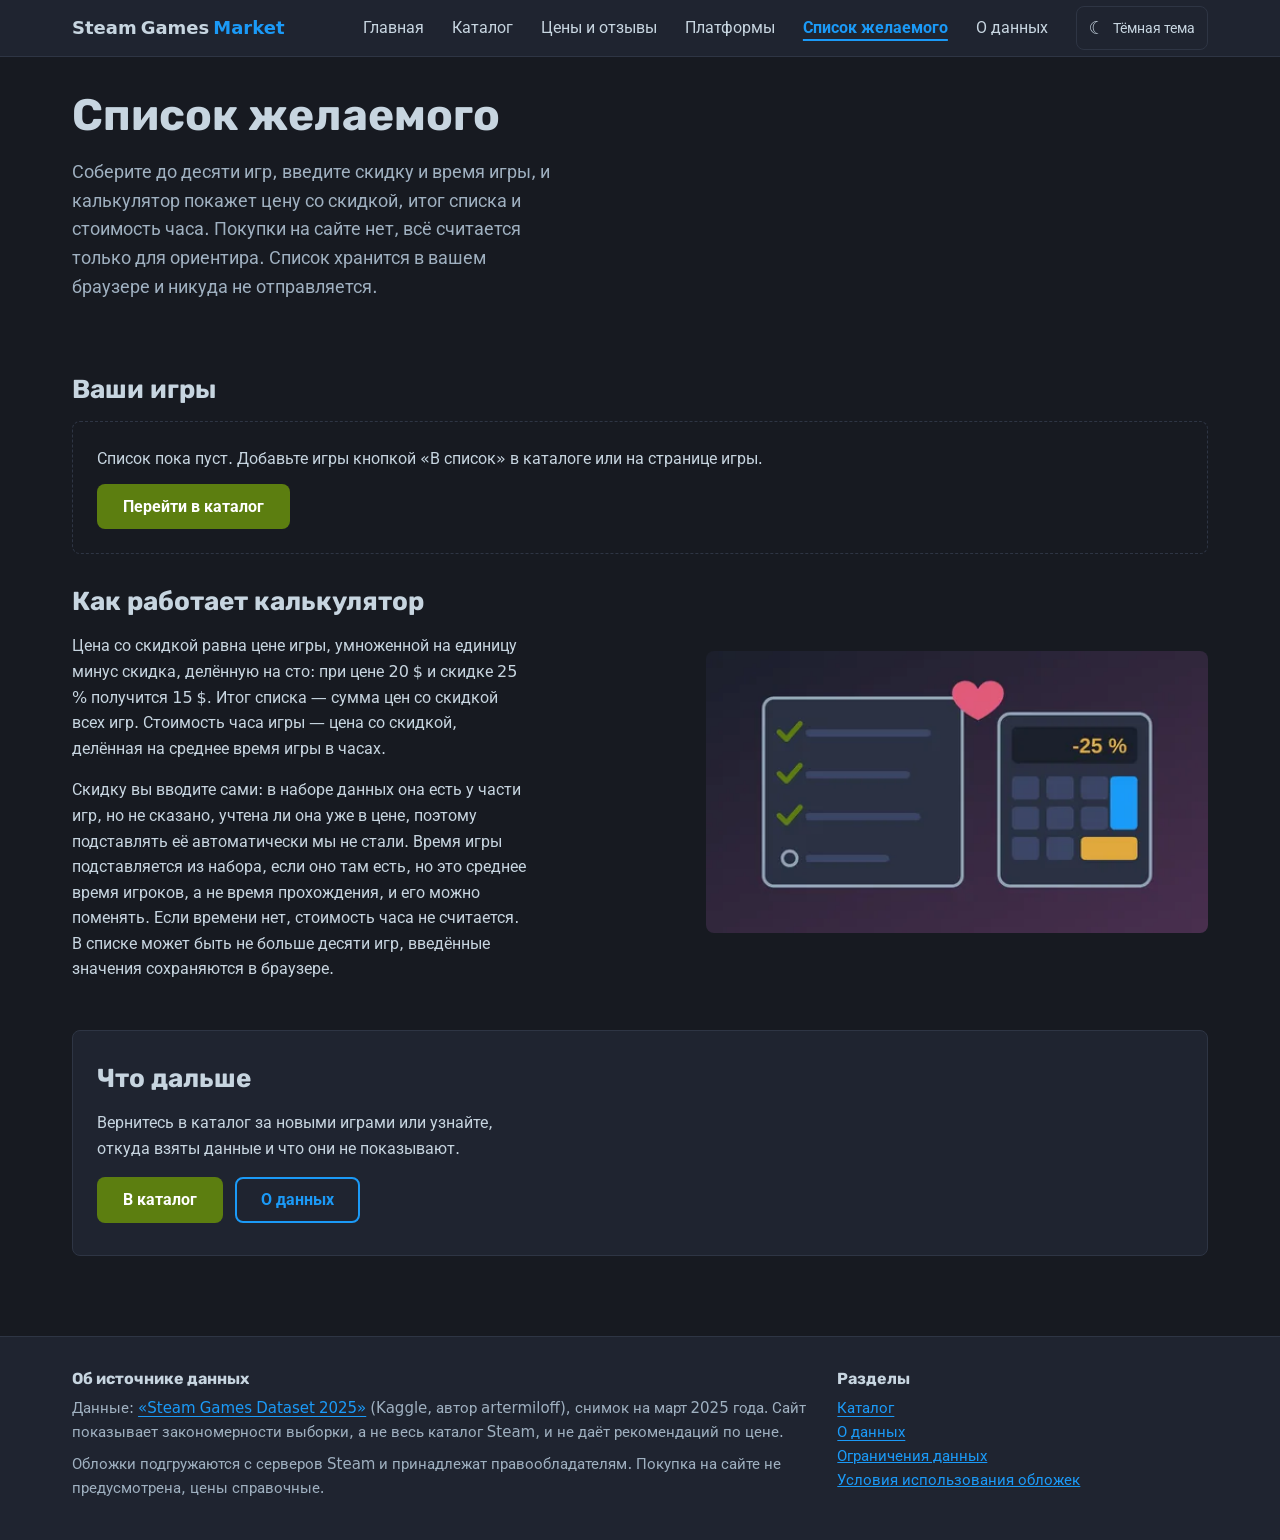
<file: wishlist.html>
<!doctype html>
<html lang="ru" data-theme="dark">
<head>
  <meta charset="utf-8">
  <meta name="viewport" content="width=device-width, initial-scale=1">
  <title>Список желаемого и калькулятор — Steam Games Market</title>
  <meta name="description" content="До десяти игр в списке, цена со скидкой, итог списка и стоимость часа игры. Покупки на сайте нет.">
  <script>
    /* тема до отрисовки: без мигания */
    try { var t = localStorage.getItem("theme"); document.documentElement.dataset.theme = t === "light" ? "light" : "dark"; } catch (e) {}
  </script>
  <link rel="icon" href="images/favicon.svg" type="image/svg+xml">
  <link rel="stylesheet" href="css/style.css">
  <script type="module" src="js/main.js"></script>
</head>
<body>
  <a class="skip-link" href="#main">Перейти к содержимому</a>

  <header class="header">
    <div class="container header__inner">
      <a class="header__logo" href="index.html">Steam&nbsp;Games&nbsp;<span>Market</span></a>
      <button class="theme-toggle" type="button" data-theme-toggle aria-pressed="false">
        <span class="theme-toggle__icon" aria-hidden="true">☾</span>
        <span class="theme-toggle__label">Тёмная тема</span>
      </button>
      <button class="header__burger" type="button" data-burger aria-expanded="false" aria-controls="site-nav" aria-label="Открыть меню">
        <span class="header__burger-line"></span>
      </button>
      <nav class="header__nav" id="site-nav" aria-label="Основная навигация">
        <ul class="header__list">
          <li><a class="header__link" href="index.html">Главная</a></li>
          <li><a class="header__link" href="catalog.html">Каталог</a></li>
          <li><a class="header__link" href="prices.html">Цены и отзывы</a></li>
          <li><a class="header__link" href="platforms.html">Платформы</a></li>
          <li><a class="header__link" href="wishlist.html" aria-current="page">Список желаемого</a></li>
          <li><a class="header__link" href="about.html">О данных</a></li>
        </ul>
      </nav>
    </div>
  </header>

  <main id="main" data-wishlist>
    <section class="intro">
      <div class="container">
        <h1 class="intro__title">Список желаемого</h1>
        <p class="intro__lead">Соберите до десяти игр, введите скидку и время игры, и калькулятор покажет цену со скидкой, итог списка и стоимость часа. Покупки на сайте нет, всё считается только для ориентира. Список хранится в вашем браузере и никуда не отправляется.</p>
      </div>
    </section>

    <div class="container"><div class="state" data-status hidden></div></div>

    <section class="container game-block" aria-labelledby="list-title">
      <h2 id="list-title">Ваши игры</h2>
      <div class="state" data-empty tabindex="-1" hidden>
        <p class="state__text">Список пока пуст. Добавьте игры кнопкой «В список» в каталоге или на странице игры.</p>
        <a class="button" href="catalog.html">Перейти в каталог</a>
      </div>
      <ul class="wish-list" data-list></ul>
    </section>

    <section class="container game-block" aria-labelledby="calc-title" data-calc hidden>
      <h2 id="calc-title">Итог</h2>
      <div class="calc">
        <dl class="calc__totals">
          <dt>Игр в списке</dt><dd data-count></dd>
          <dt>Итого со скидками</dt><dd class="calc__sum" data-sum aria-live="polite"></dd>
          <dt>Экономия по введённым скидкам</dt><dd data-saving></dd>
        </dl>
        <div class="cta__actions">
          <button class="button" type="button" data-summary-btn>Показать итог списка</button>
          <button class="button button--outline" type="button" data-clear>Очистить список</button>
        </div>
      </div>
    </section>

    <section class="container game-block split" aria-labelledby="how-title">
      <div class="text">
      <h2 id="how-title">Как работает калькулятор</h2>
      <p>Цена со скидкой равна цене игры, умноженной на единицу минус скидка, делённую на сто: при цене 20 $ и скидке 25 % получится 15 $. Итог списка — сумма цен со скидкой всех игр. Стоимость часа игры — цена со скидкой, делённая на среднее время игры в часах.</p>
      <p>Скидку вы вводите сами: в наборе данных она есть у части игр, но не сказано, учтена ли она уже в цене, поэтому подставлять её автоматически мы не стали. Время игры подставляется из набора, если оно там есть, но это среднее время игроков, а не время прохождения, и его можно поменять. Если времени нет, стоимость часа не считается. В списке может быть не больше десяти игр, введённые значения сохраняются в браузере.</p>
    </div>
      <img class="illustration" src="images/illustration-wishlist-960.webp" srcset="images/illustration-wishlist-480.webp 480w, images/illustration-wishlist-960.webp 960w" sizes="(min-width: 1024px) 400px, 100vw" width="960" height="540" alt="Иллюстрация: список с отметками и калькулятор со скидкой" loading="lazy">
    </section>

    <section class="container">
      <div class="cta">
        <h2>Что дальше</h2>
        <p class="cta__text">Вернитесь в каталог за новыми играми или узнайте, откуда взяты данные и что они не показывают.</p>
        <div class="cta__actions">
          <a class="button" href="catalog.html">В каталог</a>
          <a class="button button--outline" href="about.html">О данных</a>
        </div>
      </div>
    </section>
  </main>

  <footer class="footer">
    <div class="container footer__inner">
      <div>
        <h2 class="footer__title">Об источнике данных</h2>
        <p class="footer__text">Данные: <a class="footer__link" href="https://www.kaggle.com/datasets/artermiloff/steam-games-dataset" rel="noopener">«Steam Games Dataset 2025»</a> (Kaggle, автор artermiloff), снимок на март 2025 года. Сайт показывает закономерности выборки, а не весь каталог Steam, и не даёт рекомендаций по цене.</p>
        <p class="footer__text">Обложки подгружаются с серверов Steam и принадлежат правообладателям. Покупка на сайте не предусмотрена, цены справочные.</p>
      </div>
      <div>
        <h2 class="footer__title">Разделы</h2>
        <ul class="footer__list">
          <li><a class="footer__link" href="catalog.html">Каталог</a></li>
          <li><a class="footer__link" href="about.html">О данных</a></li>
          <li><button class="footer__link footer__button" type="button" data-modal="limits">Ограничения данных</button></li>
          <li><button class="footer__link footer__button" type="button" data-modal="covers">Условия использования обложек</button></li>
        </ul>
      </div>
    </div>
  </footer>
</body>
</html>
</file>
<file: css/style.css>
/* Единая точка входа стилей. Порядок: переменные → шрифты → база → блоки.
   Все пути относительные (важно для GitHub Pages). Блок подключается одной строкой. */
@import url("variables.css");
@import url("fonts.css");
@import url("base.css");

@import url("../blocks/skip-link/skip-link.css");
@import url("../blocks/container/container.css");
@import url("../blocks/button/button.css");
@import url("../blocks/button/modifiers/button--outline.css");
@import url("../blocks/header/header.css");
@import url("../blocks/header/elements/header__logo.css");
@import url("../blocks/header/elements/header__burger.css");
@import url("../blocks/header/elements/header__nav.css");
@import url("../blocks/header/modifiers/header__nav--open.css");
@import url("../blocks/theme-toggle/theme-toggle.css");
@import url("../blocks/footer/footer.css");
@import url("../blocks/footer/elements/footer__title.css");
@import url("../blocks/footer/elements/footer__text.css");
@import url("../blocks/footer/elements/footer__list.css");
@import url("../blocks/footer/elements/footer__link.css");
@import url("../blocks/intro/intro.css");
@import url("../blocks/visually-hidden/visually-hidden.css");
@import url("../blocks/field/field.css");
@import url("../blocks/field/elements/field__label.css");
@import url("../blocks/field/elements/field__control.css");
@import url("../blocks/field/elements/field__check.css");
@import url("../blocks/field/elements/field__row.css");
@import url("../blocks/field/elements/field__note.css");
@import url("../blocks/filters/filters.css");
@import url("../blocks/filters/elements/filters__toggle.css");
@import url("../blocks/filters/elements/filters__panel.css");
@import url("../blocks/filters/modifiers/filters__panel--open.css");
@import url("../blocks/catalog/catalog.css");
@import url("../blocks/catalog/elements/catalog__toolbar.css");
@import url("../blocks/catalog/elements/catalog__grid.css");
@import url("../blocks/catalog/elements/catalog__search.css");
@import url("../blocks/game-card/game-card.css");
@import url("../blocks/game-card/elements/game-card__cover.css");
@import url("../blocks/game-card/elements/game-card__body.css");
@import url("../blocks/game-card/elements/game-card__title.css");
@import url("../blocks/game-card/elements/game-card__meta.css");
@import url("../blocks/game-card/elements/game-card__price.css");
@import url("../blocks/game-card/elements/game-card__score.css");
@import url("../blocks/game-card/elements/game-card__badges.css");
@import url("../blocks/game-card/modifiers/game-card__badge--ru.css");
@import url("../blocks/game-card/elements/game-card__actions.css");
@import url("../blocks/pagination/pagination.css");
@import url("../blocks/pagination/elements/pagination__button.css");
@import url("../blocks/state/state.css");
@import url("../blocks/state/modifiers/state--loading.css");
@import url("../blocks/state/modifiers/state--error.css");
@import url("../blocks/tip/tip.css");
@import url("../blocks/cta/cta.css");
@import url("../blocks/text/text.css");
@import url("../blocks/modal/modal.css");
@import url("../blocks/modal/modifiers/modal--wide.css");
@import url("../blocks/modal/elements/modal__head.css");
@import url("../blocks/modal/elements/modal__close.css");
@import url("../blocks/modal/elements/modal__cover.css");
@import url("../blocks/modal/elements/modal__facts.css");
@import url("../blocks/game-hero/game-hero.css");
@import url("../blocks/game-hero/elements/game-hero__cover.css");
@import url("../blocks/game-hero/elements/game-hero__title.css");
@import url("../blocks/game-hero/elements/game-hero__price.css");
@import url("../blocks/game-hero/elements/game-hero__meta.css");
@import url("../blocks/gallery/gallery.css");
@import url("../blocks/gallery/elements/gallery__item.css");
@import url("../blocks/badge-list/badge-list.css");
@import url("../blocks/badge-list/elements/badge-list__item.css");
@import url("../blocks/badge-list/modifiers/badge-list__item--ru.css");
@import url("../blocks/score/score.css");
@import url("../blocks/score/elements/score__value.css");
@import url("../blocks/score/elements/score__bar.css");
@import url("../blocks/game-card/elements/game-card__quick.css");
@import url("../blocks/footer/elements/footer__button.css");
@import url("../blocks/tip/elements/tip__button.css");
@import url("../blocks/text/elements/text__list.css");
@import url("../blocks/game-block/game-block.css");
@import url("../blocks/chart/chart.css");
@import url("../blocks/chart/elements/chart__title.css");
@import url("../blocks/chart/elements/chart__canvas-box.css");
@import url("../blocks/chart/elements/chart__caption.css");
@import url("../blocks/chart/elements/chart__details.css");
@import url("../blocks/data-table/data-table.css");
@import url("../blocks/observations/observations.css");
@import url("../blocks/observations/elements/observations__item.css");
@import url("../blocks/illustration/illustration.css");
@import url("../blocks/intro/modifiers/intro--split.css");
@import url("../blocks/text/elements/text__lead.css");
@import url("../blocks/hero/hero.css");
@import url("../blocks/hero/elements/hero__title.css");
@import url("../blocks/hero/elements/hero__collage.css");
@import url("../blocks/slider/slider.css");
@import url("../blocks/slider/modifiers/slider--plain.css");
@import url("../blocks/faq/faq.css");
@import url("../blocks/faq/elements/faq__item.css");
@import url("../blocks/split/split.css");
@import url("../blocks/wish-list/wish-list.css");
@import url("../blocks/wish-item/wish-item.css");
@import url("../blocks/wish-item/elements/wish-item__cover.css");
@import url("../blocks/wish-item/elements/wish-item__title.css");
@import url("../blocks/wish-item/elements/wish-item__fields.css");
@import url("../blocks/calc/calc.css");
@import url("../blocks/modal/elements/modal__total.css");
@import url("../blocks/definition-list/definition-list.css");
@import url("../blocks/definition-list/elements/definition-list__item.css");
@import url("../blocks/spec-table/spec-table.css");
@import url("../blocks/header/elements/header__badge.css");
</file>
